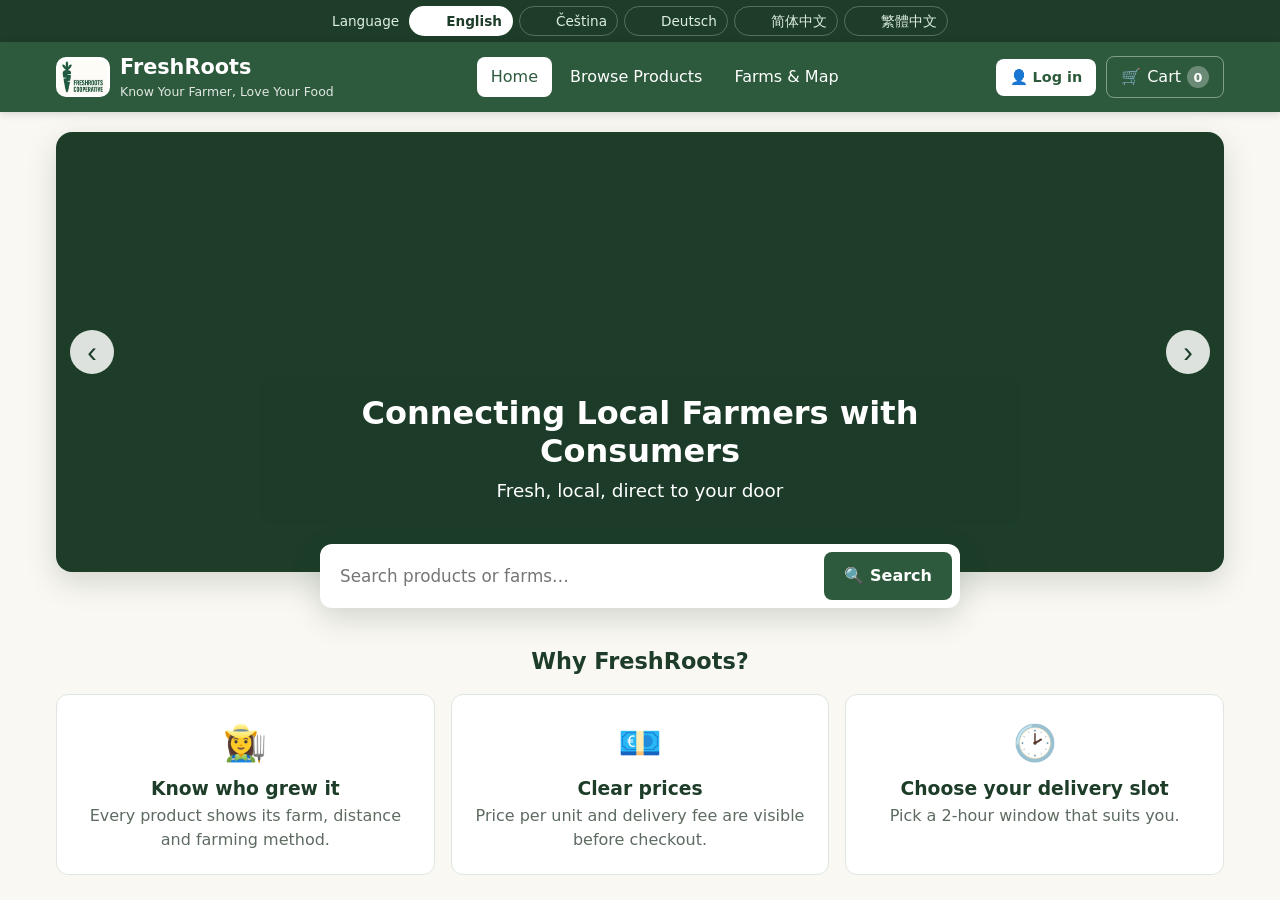
<file: index.html>
<!doctype html>
<html lang="en">
  <head>
    <meta charset="UTF-8" />
    <meta http-equiv="refresh" content="0; url=FreshRoots_Cooperative.html" />
    <title>FreshRoots Cooperative</title>
  </head>
  <body>
    <a href="FreshRoots_Cooperative.html">FreshRoots Cooperative</a>
  </body>
</html>
</file>
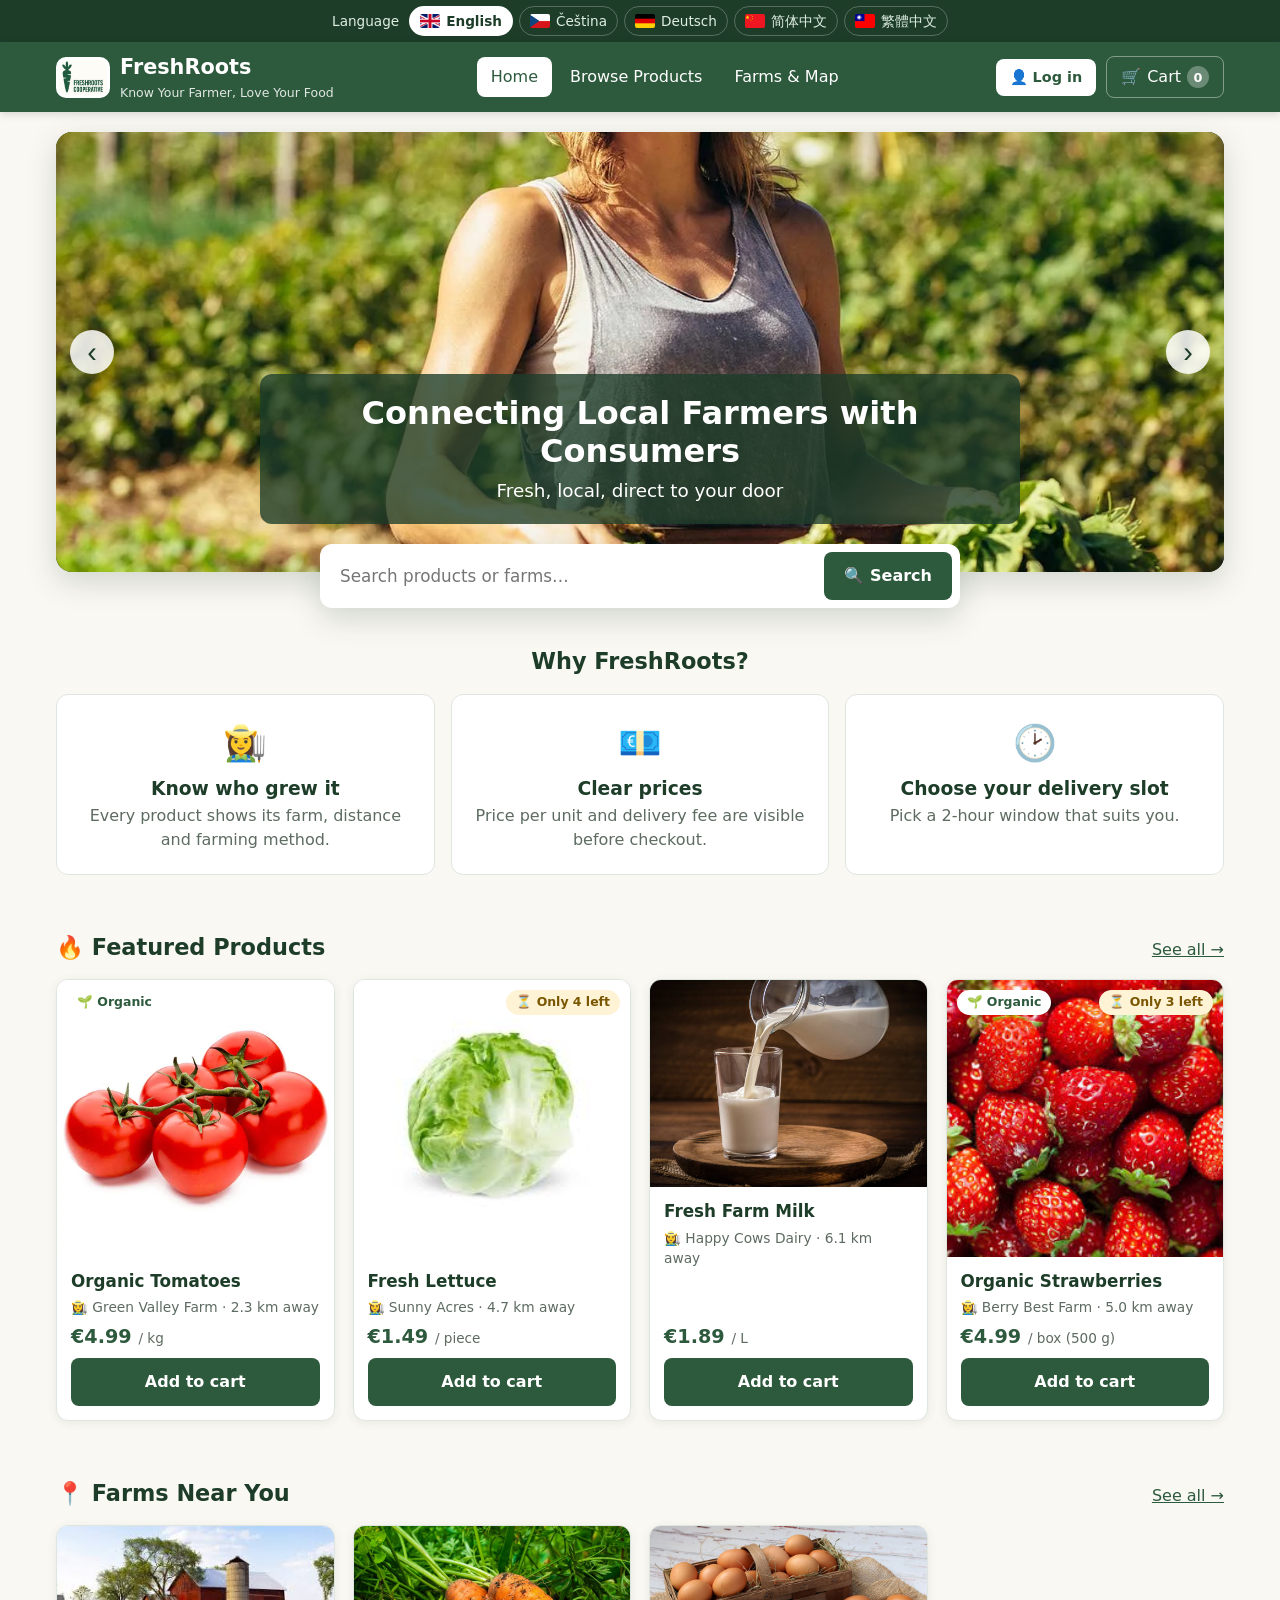
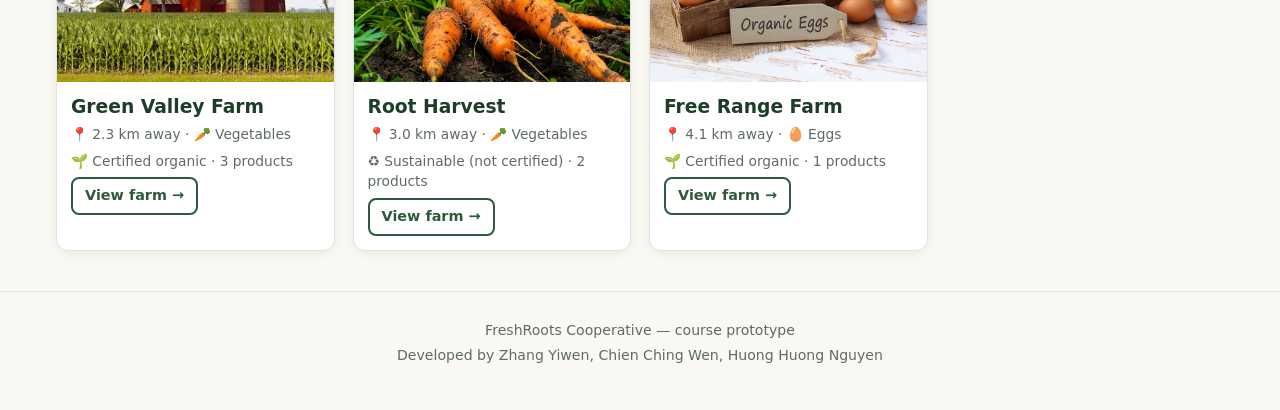
<file: FreshRoots_Cooperative.html>
<!doctype html>
<html lang="en">
  <head>
    <meta charset="UTF-8" />
    <meta name="viewport" content="width=device-width, initial-scale=1.0" />
    <title>FreshRoots Cooperative</title>
    <link rel="icon" href="img/logo.png" />
    <link rel="stylesheet" href="style.css" />
  </head>
  <body>
    <a class="skip-link" href="#view">Skip to content</a>

    <!-- Language bar: all five languages always visible (usability problem P4) -->
    <div class="lang-bar" id="lang-bar" role="group" aria-label="Language"></div>

    <header class="site-header">
      <div class="header-inner">
        <a class="brand" href="#/home">
          <img src="img/logo.png" alt="" />
          <span class="brand-text">
            <strong>FreshRoots</strong>
            <small data-i18n="slogan">Know Your Farmer, Love Your Food</small>
          </span>
        </a>

        <nav class="main-nav" aria-label="Main">
          <a href="#/home" data-route="home" data-i18n="nav_home">Home</a>
          <a href="#/browse" data-route="browse" data-i18n="nav_browse">Browse Products</a>
          <a href="#/map" data-route="map" data-i18n="nav_map">Farms &amp; Map</a>
        </nav>

        <div class="header-actions">
          <div id="account-slot"></div>
          <a href="#/cart" class="cart-link" data-route="cart">
            <span aria-hidden="true">🛒</span>
            <span data-i18n="nav_cart">Cart</span>
            <span class="cart-badge" id="cart-badge">0</span>
          </a>
        </div>
      </div>
    </header>

    <main id="view" tabindex="-1"></main>

    <footer class="site-footer">
      <p data-i18n="footer_note">FreshRoots Cooperative — course prototype</p>
      <p><span data-i18n="footer_dev">Developed by</span> Zhang Yiwen, Chien Ching Wen, Huong Huong Nguyen</p>
    </footer>

    <div class="toast-wrap" id="toasts" aria-live="polite" aria-atomic="false"></div>
    <div class="modal-backdrop" id="modal" hidden></div>

    <script src="i18n.js"></script>
    <script src="data.js"></script>
    <script src="script.js"></script>
  </body>
</html>
</file>
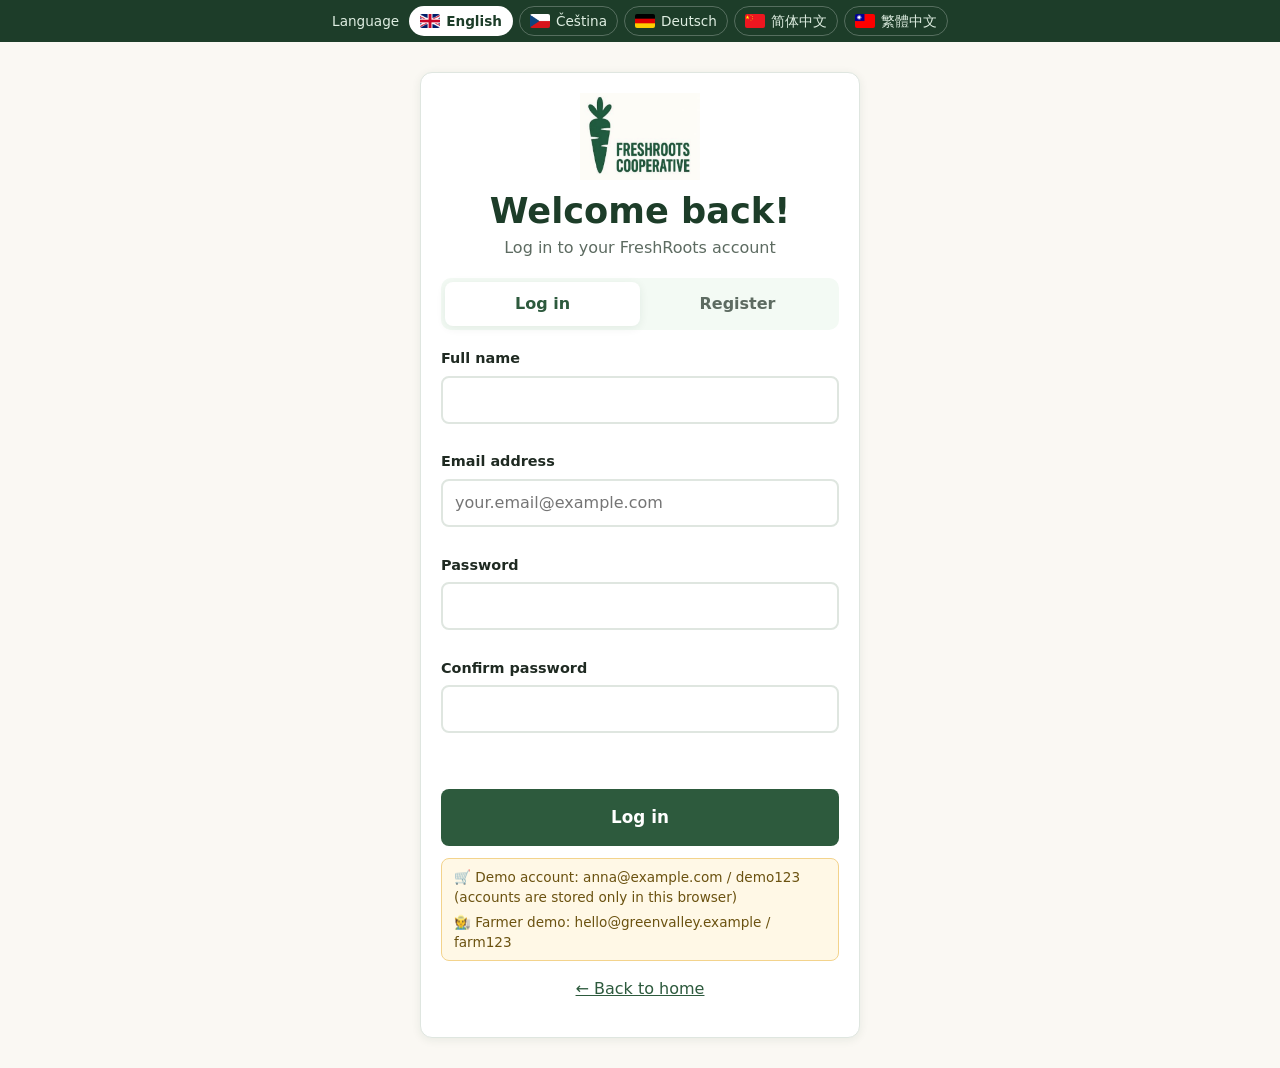
<file: login.html>
<!doctype html>
<html lang="en">
  <head>
    <meta charset="UTF-8" />
    <meta name="viewport" content="width=device-width, initial-scale=1.0" />
    <title>Log in — FreshRoots Cooperative</title>
    <link rel="icon" href="img/logo.png" />
    <link rel="stylesheet" href="style.css" />
  </head>
  <body class="auth-page">
    <div class="lang-bar" id="lang-bar" role="group" aria-label="Language"></div>

    <div class="auth-wrap">
      <div class="auth-card card">
        <img class="brand-logo" src="img/logo.png" alt="FreshRoots" />
        <h1 id="auth-title"></h1>
        <p class="sub" id="auth-sub"></p>

        <div class="tabs" role="tablist">
          <button type="button" role="tab" id="tab-login" data-mode="login" data-i18n="tab_login">Log in</button>
          <button type="button" role="tab" id="tab-register" data-mode="register" data-i18n="tab_register">Register</button>
        </div>

        <form class="auth-form" id="auth-form" novalidate>
          <label class="field" id="row-name" hidden>
            <span class="field-label" data-i18n="f_name">Full name</span>
            <input type="text" id="f-name" autocomplete="name" />
            <small class="err" id="e-name"></small>
          </label>
          <label class="field">
            <span class="field-label" data-i18n="f_email">Email address</span>
            <input type="email" id="f-email" autocomplete="email" placeholder="your.email@example.com" />
            <small class="err" id="e-email"></small>
          </label>
          <label class="field">
            <span class="field-label" data-i18n="f_password">Password</span>
            <input type="password" id="f-pw" autocomplete="current-password" />
            <small class="err" id="e-pw"></small>
          </label>
          <label class="field" id="row-pw2" hidden>
            <span class="field-label" data-i18n="f_password2">Confirm password</span>
            <input type="password" id="f-pw2" autocomplete="new-password" />
            <small class="err" id="e-pw2"></small>
          </label>
          <p class="err" id="e-form" role="alert"></p>
          <button type="submit" class="btn btn-primary btn-block btn-lg" id="submit-btn"></button>
          <div class="hint" id="demo-hint">
            <div id="hint-customer"></div>
            <div id="hint-farmer"></div>
          </div>
        </form>

        <p class="auth-back"><a href="FreshRoots_Cooperative.html#/home" data-i18n="back_home_link">← Back to home</a></p>
      </div>
    </div>

    <script src="i18n.js"></script>
    <script src="data.js"></script>
    <script>
      "use strict";
      ensureDemoData();
      const DEMO = DEMO_CUSTOMER;
      const DEMO_FARM = FARMS[0];
      let users = FRStore.get("fr_users", []);

      let mode = location.hash === "#register" ? "register" : "login";
      const $ = (s) => document.querySelector(s);

      function paint() {
        const reg = mode === "register";
        $("#auth-title").textContent = t(reg ? "register_title" : "login_title");
        $("#auth-sub").textContent = t(reg ? "register_sub" : "login_sub");
        $("#submit-btn").textContent = t(reg ? "btn_register" : "btn_login");
        $("#row-name").hidden = !reg;
        $("#row-pw2").hidden = !reg;
        $("#f-pw").autocomplete = reg ? "new-password" : "current-password";
        $("#hint-customer").textContent = "🛒 " + t("demo_hint", { email: DEMO.email, pw: DEMO.pw });
        $("#hint-farmer").textContent = "🧑‍🌾 " + t("demo_hint_farmer", { email: DEMO_FARM.email, pw: FARMER_PW });
        $("#demo-hint").hidden = reg;
        ["#tab-login", "#tab-register"].forEach((sel) => {
          const on = $(sel).dataset.mode === mode;
          $(sel).classList.toggle("active", on);
          $(sel).setAttribute("aria-selected", on);
        });
        document.title = t(reg ? "register_title" : "login_title") + " — FreshRoots";
      }

      function clearErrors() {
        document.querySelectorAll(".err").forEach((e) => (e.textContent = ""));
        document.querySelectorAll("input").forEach((i) => i.removeAttribute("aria-invalid"));
      }
      function fail(inputSel, errSel, key) {
        $(errSel).textContent = t(key);
        if (inputSel) $(inputSel).setAttribute("aria-invalid", "true");
        return false;
      }

      document.querySelector(".tabs").addEventListener("click", (e) => {
        const b = e.target.closest("button[data-mode]");
        if (!b) return;
        mode = b.dataset.mode;
        clearErrors();
        paint();
      });

      $("#auth-form").addEventListener("submit", (e) => {
        e.preventDefault();
        clearErrors();
        const name = $("#f-name").value.trim();
        const email = $("#f-email").value.trim().toLowerCase();
        const pw = $("#f-pw").value;
        let ok = true;

        if (mode === "register" && !name) ok = fail("#f-name", "#e-name", "err_required");
        if (!email) ok = fail("#f-email", "#e-email", "err_required");
        else if (!/^[^\s@]+@[^\s@]+\.[^\s@]{2,}$/.test(email)) ok = fail("#f-email", "#e-email", "err_email");
        if (!pw) ok = fail("#f-pw", "#e-pw", "err_required");
        else if (mode === "register" && pw.length < 6) ok = fail("#f-pw", "#e-pw", "err_pw_short");
        if (mode === "register" && pw && $("#f-pw2").value !== pw) ok = fail("#f-pw2", "#e-pw2", "err_pw_match");
        if (!ok) {
          const bad = document.querySelector('input[aria-invalid="true"]');
          if (bad) bad.focus();
          return;
        }

        users = FRStore.get("fr_users", []);
        let user;
        const farmer = farmerAccount(email);
        if (mode === "login") {
          if (farmer && pw === FARMER_PW) {
            FRStore.set("fr_user", farmer);
            FRStore.set("fr_flash", "login_ok");
            location.href = "FreshRoots_Cooperative.html#/farmer";
            return;
          }
          user = users.find((u) => u.email === email && u.pw === pw);
          if (!user) return fail(null, "#e-form", "err_login");
        } else {
          if (farmer || users.some((u) => u.email === email)) return fail("#f-email", "#e-email", "err_exists");
          user = { name, email, pw, role: "customer", profile: {} }; // demo only: never store plain passwords in a real app
          users.push(user);
          FRStore.set("fr_users", users);
        }
        FRStore.set("fr_user", { name: user.name, email: user.email, role: "customer" });
        FRStore.set("fr_flash", "login_ok");
        location.href = "FreshRoots_Cooperative.html#/home";
      });

      initLangPicker(document.getElementById("lang-bar"));
      applyI18n();
      paint();
      document.addEventListener("langchange", () => {
        paint();
        // re-translate any visible error messages by re-validating is overkill; just clear them
        clearErrors();
      });
    </script>
  </body>
</html>
</file>
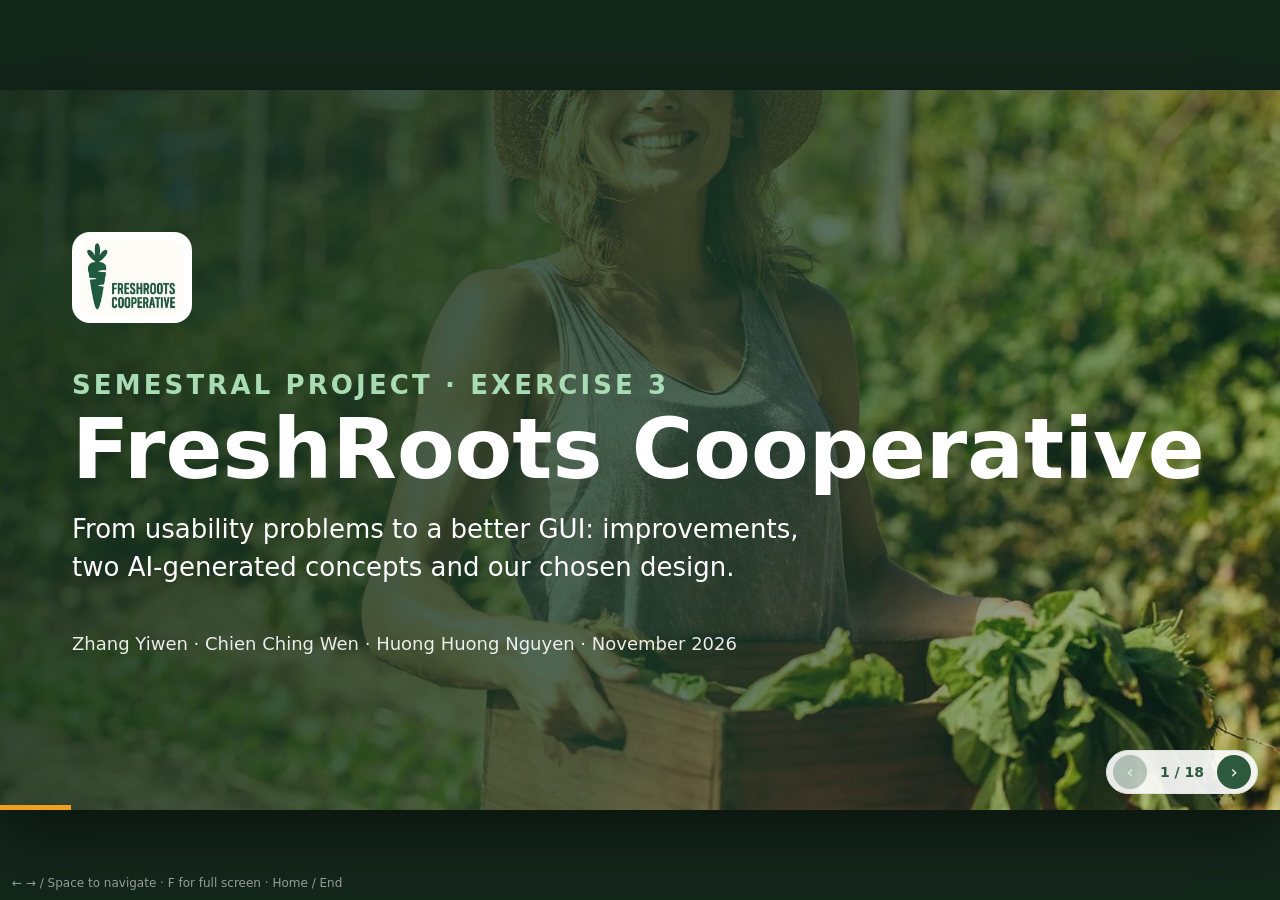
<file: presentation.html>
<!doctype html>
<html lang="en">
  <head>
    <meta charset="UTF-8" />
    <meta name="viewport" content="width=device-width, initial-scale=1.0" />
    <title>FreshRoots — Task 3</title>
    <link rel="icon" href="img/logo.png" />
    <style>
      :root {
        --g9: #1d3d29;
        --g8: #2d5a3d;
        --g6: #4a8c5f;
        --g1: #e8f5e9;
        --g0: #f3faf4;
        --cream: #faf8f3;
        --ink: #1f2a22;
        --muted: #5d6b61;
        --line: #dfe6e0;
        --amber: #f0a020;
        --red: #d64545;
        --font: "Segoe UI", system-ui, -apple-system, "Helvetica Neue", Arial, sans-serif;
      }
      * {
        box-sizing: border-box;
      }
      html,
      body {
        margin: 0;
        height: 100%;
        overflow: hidden;
        background: #13261a;
        font-family: var(--font);
        color: var(--ink);
      }
      #stage {
        position: absolute;
        left: 50%;
        top: 50%;
        width: 1280px;
        height: 720px;
        transform-origin: center center;
        background: var(--cream);
        overflow: hidden;
        box-shadow: 0 20px 60px rgba(0, 0, 0, 0.5);
      }
      .slide {
        position: absolute;
        inset: 0;
        padding: 56px 72px 70px;
        opacity: 0;
        visibility: hidden;
        transform: translateX(40px);
        transition: opacity 0.45s ease, transform 0.45s ease, visibility 0s 0.45s;
        display: flex;
        flex-direction: column;
      }
      .slide.active {
        opacity: 1;
        visibility: visible;
        transform: none;
        transition: opacity 0.45s ease, transform 0.45s ease;
      }
      .slide.past {
        transform: translateX(-40px);
      }
      .kicker {
        font-size: 15px;
        font-weight: 700;
        letter-spacing: 0.12em;
        text-transform: uppercase;
        color: var(--g6);
        margin: 0 0 6px;
      }
      h1 {
        font-size: 64px;
        line-height: 1.05;
        margin: 0;
        color: var(--g9);
      }
      h2 {
        font-size: 40px;
        line-height: 1.1;
        margin: 0 0 22px;
        color: var(--g9);
      }
      h3 {
        margin: 0 0 6px;
        color: var(--g9);
        font-size: 21px;
      }
      p,
      li {
        font-size: 19px;
        line-height: 1.45;
      }
      .muted {
        color: var(--muted);
      }
      .grow {
        flex: 1;
        min-height: 0;
      }
      .row {
        display: flex;
        gap: 24px;
      }
      .grid2 {
        display: grid;
        grid-template-columns: 1fr 1fr;
        gap: 24px;
      }
      .grid3 {
        display: grid;
        grid-template-columns: repeat(3, 1fr);
        gap: 22px;
      }
      .card {
        background: #fff;
        border: 1px solid var(--line);
        border-radius: 16px;
        padding: 22px;
        box-shadow: 0 2px 10px rgba(29, 61, 41, 0.07);
      }
      .pill {
        display: inline-block;
        padding: 3px 12px;
        border-radius: 999px;
        font-size: 14px;
        font-weight: 700;
        background: var(--g1);
        color: var(--g8);
      }
      .draft {
        position: absolute;
        top: 22px;
        right: 28px;
        background: #fff3d6;
        color: #7a5600;
        border: 1px dashed #d9a520;
        font-size: 13px;
        font-weight: 700;
        padding: 4px 12px;
        border-radius: 999px;
      }
      .footer-note {
        position: absolute;
        left: 72px;
        bottom: 22px;
        font-size: 13px;
        color: var(--muted);
      }
      button {
        font: inherit;
        cursor: pointer;
      }
      .btn {
        border: 2px solid var(--g8);
        background: #fff;
        color: var(--g8);
        border-radius: 10px;
        padding: 9px 16px;
        font-weight: 700;
        font-size: 16px;
        text-decoration: none;
        display: inline-block;
      }
      .btn.primary,
      .btn.on {
        background: var(--g8);
        color: #fff;
      }

      /* title slide */
      .title-slide {
        background: linear-gradient(110deg, rgba(20, 45, 28, 0.92) 0%, rgba(29, 61, 41, 0.75) 55%, rgba(29, 61, 41, 0.2) 100%),
          url("img/farmer_org.jpg") center/cover;
        color: #fff;
        justify-content: center;
      }
      .title-slide h1 {
        color: #fff;
        font-size: 84px;
      }
      .title-slide .kicker {
        color: #a9dcb4;
      }
      .title-slide p {
        font-size: 26px;
        max-width: 760px;
        margin: 18px 0 0;
      }
      .title-slide .team {
        margin-top: 46px;
        font-size: 18px;
        opacity: 0.9;
      }
      .title-slide img.logo {
        width: 120px;
        background: #fff;
        border-radius: 18px;
        padding: 8px;
        margin-bottom: 26px;
      }

      /* timeline */
      .timeline {
        display: grid;
        grid-template-columns: repeat(6, 1fr);
        gap: 12px;
        margin-top: 14px;
      }
      .tl {
        border-radius: 14px;
        padding: 18px 16px;
        background: #fff;
        border: 2px solid var(--line);
        position: relative;
      }
      .tl b {
        display: block;
        font-size: 32px;
        color: var(--g6);
      }
      .tl span {
        font-size: 16px;
        line-height: 1.35;
        display: block;
      }
      .tl.done {
        background: var(--g0);
        border-color: var(--g6);
      }
      .tl.done::after {
        content: "✓ done";
        position: absolute;
        top: 12px;
        right: 12px;
        font-size: 13px;
        font-weight: 700;
        color: var(--g6);
      }
      .tl.now {
        background: var(--g8);
        border-color: var(--g8);
        color: #fff;
        transform: translateY(-8px);
        box-shadow: 0 10px 24px rgba(29, 61, 41, 0.3);
      }
      .tl.now b {
        color: #a9dcb4;
      }
      .tl.now::after {
        content: "● today";
        position: absolute;
        top: 12px;
        right: 12px;
        font-size: 13px;
        font-weight: 700;
        color: var(--amber);
      }
      .tl.started::after {
        content: "◐ started";
        position: absolute;
        top: 12px;
        right: 12px;
        font-size: 13px;
        font-weight: 700;
        color: var(--amber);
      }

      .stat {
        text-align: center;
      }
      .stat b {
        display: block;
        font-size: 54px;
        color: var(--g8);
        line-height: 1;
      }
      .stat span {
        font-size: 16px;
        color: var(--muted);
      }

      /* personas */
      .persona {
        display: flex;
        flex-direction: column;
        gap: 8px;
      }
      .persona .avatar {
        font-size: 54px;
        line-height: 1;
      }
      .persona .meta {
        color: var(--muted);
        font-size: 16px;
        margin: 0;
      }
      .persona dl {
        margin: 6px 0 0;
        display: grid;
        gap: 6px;
      }
      .persona dt {
        font-size: 13px;
        font-weight: 800;
        text-transform: uppercase;
        letter-spacing: 0.08em;
        color: var(--g6);
      }
      .persona dd {
        margin: 0;
        font-size: 16.5px;
        line-height: 1.4;
      }
      .quote {
        font-style: italic;
        border-left: 4px solid var(--amber);
        padding-left: 10px;
        font-size: 16.5px;
        margin: 4px 0 0;
      }

      table {
        width: 100%;
        border-collapse: collapse;
        background: #fff;
        border-radius: 14px;
        overflow: hidden;
        box-shadow: 0 2px 10px rgba(29, 61, 41, 0.07);
      }
      th,
      td {
        text-align: left;
        padding: 11px 14px;
        font-size: 16.5px;
        border-bottom: 1px solid var(--line);
        vertical-align: top;
      }
      th {
        background: var(--g8);
        color: #fff;
        font-size: 14px;
        text-transform: uppercase;
        letter-spacing: 0.06em;
      }
      .sev {
        display: inline-flex;
        gap: 3px;
      }
      .sev i {
        width: 14px;
        height: 14px;
        border-radius: 3px;
        background: var(--line);
      }
      .sev i.on {
        background: var(--red);
      }

      /* competitors */
      .comp h3 {
        display: flex;
        align-items: center;
        gap: 10px;
      }
      .comp ul {
        margin: 8px 0 0;
        padding-left: 20px;
      }
      .comp li {
        font-size: 16.5px;
        margin: 3px 0;
      }
      .plus {
        color: var(--g6);
      }
      .minus {
        color: var(--red);
      }

      /* problem → solution */
      .ps {
        display: grid;
        grid-template-columns: 380px 1fr;
        gap: 24px;
        flex: 1;
        min-height: 0;
      }
      .ps-list {
        display: grid;
        gap: 8px;
        align-content: start;
      }
      .ps-list button {
        text-align: left;
        border: 2px solid var(--line);
        background: #fff;
        border-radius: 12px;
        padding: 10px 14px;
        font-size: 16.5px;
        display: flex;
        gap: 10px;
        align-items: center;
        transition: all 0.15s;
      }
      .ps-list button b {
        background: var(--g1);
        color: var(--g8);
        border-radius: 8px;
        padding: 2px 8px;
        font-size: 14px;
      }
      .ps-list button.on {
        border-color: var(--g8);
        background: var(--g8);
        color: #fff;
      }
      .ps-list button.on b {
        background: #fff;
      }
      .ps-detail {
        display: grid;
        grid-template-rows: auto auto 1fr;
        gap: 16px;
      }
      .ps-box {
        border-radius: 16px;
        padding: 20px 24px;
      }
      .ps-box.problem {
        background: #fdecea;
        border: 2px solid #f3b6b0;
      }
      .ps-box.solution {
        background: var(--g0);
        border: 2px solid var(--g6);
      }
      .ps-box h4 {
        margin: 0 0 6px;
        font-size: 14px;
        letter-spacing: 0.1em;
        text-transform: uppercase;
      }
      .ps-box p {
        margin: 0;
        font-size: 20px;
      }
      .ps-foot {
        display: flex;
        align-items: end;
        justify-content: space-between;
        gap: 14px;
      }
      .ps-foot .muted {
        font-size: 16px;
        margin: 0;
      }

      /* use case flow */
      .flow-toggle {
        display: flex;
        gap: 10px;
        margin-bottom: 18px;
      }
      .flows {
        display: grid;
        grid-template-columns: 1fr 1fr;
        gap: 30px;
      }
      .flow h3 {
        display: flex;
        justify-content: space-between;
        align-items: baseline;
      }
      .flow h3 em {
        font-style: normal;
        font-size: 44px;
        color: var(--red);
      }
      .flow.ours h3 em {
        color: var(--g6);
      }
      .flow ol {
        list-style: none;
        padding: 0;
        margin: 0;
        display: grid;
        gap: 6px;
      }
      .flow li {
        font-size: 16.5px;
        background: #fff;
        border: 1px solid var(--line);
        border-left: 5px solid var(--red);
        padding: 7px 12px;
        border-radius: 8px;
        opacity: 0;
        transform: translateY(8px);
        transition: all 0.3s;
      }
      .flow.ours li {
        border-left-color: var(--g6);
      }
      .flow li.pain {
        background: #fff4f2;
      }
      .flow li.show {
        opacity: 1;
        transform: none;
      }

      /* prompts */
      pre {
        white-space: pre-wrap;
        background: #1f2a22;
        color: #e6f2e8;
        border-radius: 12px;
        padding: 16px 18px;
        font-size: 14.5px;
        line-height: 1.45;
        margin: 8px 0 0;
        font-family: Consolas, "Cascadia Mono", monospace;
      }
      .steps {
        display: flex;
        gap: 10px;
        align-items: center;
        margin-bottom: 22px;
        flex-wrap: wrap;
      }
      .steps span {
        background: #fff;
        border: 2px solid var(--g6);
        border-radius: 999px;
        padding: 6px 14px;
        font-weight: 700;
        font-size: 15px;
        color: var(--g8);
      }
      .steps i {
        color: var(--g6);
        font-style: normal;
        font-weight: 800;
      }

      /* mockups */
      .gui {
        display: grid;
        grid-template-columns: 1.35fr 1fr;
        gap: 26px;
        flex: 1;
        min-height: 0;
      }
      .mock {
        border-radius: 14px;
        overflow: hidden;
        border: 1px solid #c9d3cc;
        background: #fff;
        box-shadow: 0 14px 34px rgba(29, 61, 41, 0.18);
        display: flex;
        flex-direction: column;
        font-size: 11px;
        height: 430px;
      }
      .mock[hidden] {
        display: none;
      }
      .mock .bar {
        background: #e9ecea;
        padding: 6px 10px;
        display: flex;
        gap: 5px;
      }
      .mock .bar i {
        width: 9px;
        height: 9px;
        border-radius: 50%;
        background: #c4ccc6;
      }
      .mock .hdr {
        background: var(--g8);
        color: #fff;
        padding: 8px 12px;
        display: flex;
        justify-content: space-between;
        align-items: center;
        font-weight: 700;
      }
      .mock .hdr small {
        font-weight: 400;
        opacity: 0.85;
      }
      .mock .body {
        flex: 1;
        padding: 10px;
        display: grid;
        gap: 8px;
        min-height: 0;
      }
      .m-search {
        border: 1px solid var(--line);
        border-radius: 6px;
        padding: 6px 8px;
        color: #8a958d;
        background: #fff;
      }
      .m-chips {
        display: flex;
        gap: 4px;
        flex-wrap: wrap;
      }
      .m-chips span {
        border: 1px solid var(--g8);
        border-radius: 99px;
        padding: 2px 8px;
        color: var(--g8);
      }
      .m-chips span.on {
        background: var(--g8);
        color: #fff;
      }
      .m-hero {
        height: 70px;
        border-radius: 8px;
        background: linear-gradient(rgba(29, 61, 41, 0.35), rgba(29, 61, 41, 0.55)), url("img/organic.jpg") center/cover;
        color: #fff;
        display: grid;
        place-items: center;
        font-weight: 800;
        font-size: 14px;
      }
      .m-grid {
        display: grid;
        grid-template-columns: repeat(4, 1fr);
        gap: 6px;
      }
      .m-card {
        border: 1px solid var(--line);
        border-radius: 6px;
        overflow: hidden;
        background: #fff;
      }
      .m-card img {
        width: 100%;
        height: 52px;
        object-fit: cover;
        display: block;
      }
      .m-card div {
        padding: 4px 5px;
        line-height: 1.3;
      }
      .m-card .f {
        color: var(--muted);
        font-size: 9.5px;
      }
      .m-card .p {
        font-weight: 800;
        color: var(--g8);
      }
      .m-card .b {
        background: var(--g8);
        color: #fff;
        text-align: center;
        border-radius: 4px;
        margin-top: 3px;
        padding: 2px;
      }
      .m-split {
        display: grid;
        grid-template-columns: 1.7fr 1fr;
        gap: 8px;
        min-height: 0;
      }
      .m-map {
        border-radius: 8px;
        background: #eaf2e3;
        position: relative;
        overflow: hidden;
        min-height: 260px;
      }
      .m-map::before {
        content: "";
        position: absolute;
        left: -10%;
        right: -10%;
        top: 45%;
        height: 16px;
        background: #9cc8e8;
        transform: rotate(-12deg);
        border-radius: 8px;
      }
      .m-ring {
        position: absolute;
        border: 2px dashed var(--g6);
        border-radius: 50%;
        left: 50%;
        top: 50%;
        transform: translate(-50%, -50%);
      }
      .m-pin {
        position: absolute;
        font-size: 16px;
      }
      .m-list {
        display: grid;
        gap: 6px;
        align-content: start;
      }
      .m-farm {
        border: 1px solid var(--line);
        border-radius: 6px;
        padding: 5px;
        display: flex;
        gap: 6px;
        align-items: center;
      }
      .m-farm img {
        width: 36px;
        height: 30px;
        object-fit: cover;
        border-radius: 4px;
      }
      .m-farm.on {
        border-color: var(--g8);
        background: var(--g0);
      }
      .m-cart {
        border: 1px solid var(--g8);
        border-radius: 6px;
        padding: 6px;
        background: var(--g0);
      }
      .m-cart .barx {
        height: 5px;
        background: var(--g1);
        border-radius: 3px;
        overflow: hidden;
        margin: 4px 0;
      }
      .m-cart .barx i {
        display: block;
        width: 62%;
        height: 100%;
        background: var(--g6);
      }
      .gui-side {
        display: flex;
        flex-direction: column;
        gap: 14px;
      }
      .gui-side ul {
        margin: 0;
        padding-left: 0;
        list-style: none;
        display: grid;
        gap: 6px;
      }
      .gui-side li {
        font-size: 17px;
      }
      .ab-toggle {
        display: flex;
        gap: 8px;
      }

      /* evaluation */
      .eval {
        display: grid;
        grid-template-columns: 1fr 330px;
        gap: 26px;
        flex: 1;
        min-height: 0;
      }
      .eval td input[type="range"] {
        width: 110px;
        accent-color: var(--g8);
        vertical-align: middle;
      }
      .eval td.w {
        white-space: nowrap;
      }
      .eval td.w output {
        display: inline-block;
        width: 18px;
        text-align: center;
        font-weight: 800;
      }
      .score {
        font-weight: 800;
        text-align: center;
      }
      .score.win {
        color: var(--g6);
      }
      .totals {
        display: grid;
        gap: 18px;
        align-content: start;
      }
      .tbar {
        display: grid;
        gap: 6px;
      }
      .tbar .track {
        height: 30px;
        background: var(--line);
        border-radius: 8px;
        overflow: hidden;
      }
      .tbar .fill {
        height: 100%;
        background: #9aa69d;
        border-radius: 8px;
        transition: width 0.4s;
        display: flex;
        align-items: center;
        justify-content: flex-end;
        padding-right: 10px;
        color: #fff;
        font-weight: 800;
      }
      .tbar.win .fill {
        background: var(--g8);
      }
      .verdict {
        font-size: 22px;
        font-weight: 800;
        color: var(--g8);
      }

      /* features */
      .feat {
        display: grid;
        grid-template-columns: repeat(2, 1fr);
        gap: 10px 26px;
        margin: 0;
        padding: 0;
        list-style: none;
      }
      .feat li {
        font-size: 18px;
        display: flex;
        gap: 10px;
        align-items: flex-start;
      }
      .feat li b.tag {
        flex: none;
        background: var(--g1);
        color: var(--g8);
        border-radius: 6px;
        font-size: 13px;
        padding: 2px 7px;
        margin-top: 3px;
      }

      /* demo */
      .demo {
        display: grid;
        grid-template-columns: 1fr 230px;
        gap: 18px;
        flex: 1;
        min-height: 0;
      }
      .demo iframe {
        width: 100%;
        height: 100%;
        border: 1px solid #c9d3cc;
        border-radius: 12px;
        background: #fff;
        box-shadow: 0 14px 34px rgba(29, 61, 41, 0.18);
      }
      .demo-nav {
        display: grid;
        gap: 8px;
        align-content: start;
      }
      .demo-nav button {
        text-align: left;
        border: 2px solid var(--line);
        background: #fff;
        border-radius: 10px;
        padding: 7px 11px;
        font-size: 14.5px;
      }
      .demo-nav button.on {
        border-color: var(--g8);
        background: var(--g8);
        color: #fff;
      }

      /* end */
      .end-slide {
        background: linear-gradient(rgba(20, 45, 28, 0.82), rgba(20, 45, 28, 0.88)), url("img/organic.jpg") center/cover;
        color: #fff;
        justify-content: center;
        align-items: center;
        text-align: center;
      }
      .end-slide h1 {
        color: #fff;
        font-size: 96px;
      }
      .end-slide p {
        font-size: 24px;
        opacity: 0.9;
      }

      /* two-sided loop */
      .loop-steps {
        display: grid;
        grid-template-columns: repeat(6, 1fr);
        gap: 10px;
        margin-bottom: 16px;
      }
      .loop-steps button {
        position: relative;
        border: 2px solid var(--line);
        background: #fff;
        border-radius: 14px;
        padding: 12px 8px 10px;
        font-size: 14.5px;
        font-weight: 700;
        color: var(--g9);
        display: grid;
        gap: 4px;
        justify-items: center;
        transition: all 0.15s;
      }
      .loop-steps button span {
        font-size: 30px;
      }
      .loop-steps button small {
        font-size: 12px;
        font-weight: 800;
        letter-spacing: 0.08em;
        text-transform: uppercase;
      }
      .loop-steps button.cust small {
        color: #2a5ea8;
      }
      .loop-steps button.farm small {
        color: #a86b00;
      }
      .loop-steps button:not(:last-child)::after {
        content: "→";
        position: absolute;
        right: -12px;
        top: 50%;
        transform: translateY(-50%);
        color: var(--g6);
        font-weight: 900;
        z-index: 1;
      }
      .loop-steps button.on {
        border-color: var(--g8);
        background: var(--g8);
        color: #fff;
        transform: translateY(-4px);
        box-shadow: 0 8px 18px rgba(29, 61, 41, 0.25);
      }
      .loop-steps button.on small {
        color: #ffd27a;
      }
      .loop-detail {
        display: grid;
        grid-template-columns: 70px 1fr auto;
        gap: 18px;
        align-items: center;
      }
      .loop-detail .big-ic {
        font-size: 52px;
        text-align: center;
      }
      .loop-detail p {
        margin: 4px 0 0;
      }
      .two-col-feat {
        display: grid;
        grid-template-columns: 1fr 1fr;
        gap: 22px;
        flex: 1;
        min-height: 0;
      }
      .two-col-feat ul {
        margin: 6px 0 0;
        padding-left: 0;
        list-style: none;
        display: grid;
        gap: 12px;
      }
      .two-col-feat li {
        font-size: 19px;
        line-height: 1.4;
      }
      .two-col-feat .card h3 {
        font-size: 23px;
      }
      .login-strip {
        display: flex;
        gap: 14px;
        align-items: center;
        flex-wrap: wrap;
        margin-top: 16px;
      }
      .login-strip code {
        background: #1f2a22;
        color: #e6f2e8;
        padding: 4px 10px;
        border-radius: 8px;
        font-size: 15px;
      }

      /* chrome */
      #progress {
        position: absolute;
        left: 0;
        bottom: 0;
        height: 5px;
        background: var(--amber);
        transition: width 0.35s;
        z-index: 5;
      }
      #controls {
        position: absolute;
        right: 22px;
        bottom: 16px;
        display: flex;
        align-items: center;
        gap: 8px;
        z-index: 6;
        background: rgba(255, 255, 255, 0.9);
        border: 1px solid var(--line);
        border-radius: 999px;
        padding: 4px 6px;
      }
      #controls button {
        width: 34px;
        height: 34px;
        border-radius: 50%;
        border: none;
        background: var(--g8);
        color: #fff;
        font-size: 18px;
        line-height: 1;
      }
      #controls button:disabled {
        opacity: 0.3;
        cursor: default;
      }
      #counter {
        font-size: 14px;
        font-weight: 700;
        color: var(--g8);
        min-width: 54px;
        text-align: center;
      }
      #help {
        position: fixed;
        left: 12px;
        bottom: 10px;
        color: rgba(255, 255, 255, 0.55);
        font-size: 12px;
      }
      :focus-visible {
        outline: 3px solid var(--amber);
        outline-offset: 2px;
      }
    </style>
  </head>
  <body>
    <div id="stage">
      <!-- 1 · TITLE -->
      <section class="slide title-slide" data-title="Title">
        <img class="logo" src="img/logo.png" alt="FreshRoots logo" />
        <p class="kicker">Semestral project · Exercise 3</p>
        <h1>FreshRoots Cooperative</h1>
        <p>From usability problems to a better GUI: improvements, two AI-generated concepts and our chosen design.</p>
        <div class="team">Zhang Yiwen · Chien Ching Wen · Huong Huong Nguyen · November 2026</div>
      </section>

      <!-- 2 · WHERE WE ARE -->
      <section class="slide" data-title="Progress">
        <p class="kicker">Where we are</p>
        <h2>Six milestones. Today we present exercise 3.</h2>
        <div class="timeline">
          <div class="tl done"><b>1</b><span>Team, topic and fictional company</span></div>
          <div class="tl done"><b>2</b><span>Competitors, personas, use cases and usability study</span></div>
          <div class="tl now"><b>3</b><span>Improve use cases and compare 2 AI-generated GUIs</span></div>
          <div class="tl started"><b>4</b><span>Working prototype: shop, account and farmer portal</span></div>
          <div class="tl"><b>5</b><span>Continue the prototype and test it with users</span></div>
          <div class="tl"><b>6</b><span>Finish the study and get credit</span></div>
        </div>
        <div class="grow"></div>
        <div class="card" style="display: flex; gap: 22px; align-items: center">
          <span style="font-size: 44px">🎯</span>
          <p style="margin: 0">
            <b>Goal of this exercise:</b> take the problems we found in competitor apps, design fixes, generate two GUI concepts with
            AI, pick the better one, and show it working in a real prototype.
          </p>
        </div>
      </section>

      <!-- 3 · COMPANY -->
      <section class="slide" data-title="Company">
        <p class="kicker">Recap · Exercise 1</p>
        <h2>FreshRoots Cooperative: “Know your farmer, love your food”</h2>
        <div class="grid2 grow">
          <div class="card">
            <h3>🏡 The company (fictional)</h3>
            <p>A cooperative of family farms around Prague. The farms produce vegetables, fruit, dairy, eggs and bread, but they have no shared online sales channel.</p>
            <h3 style="margin-top: 16px">💻 The product they want</h3>
            <p>
              A <b>web marketplace</b> where people living in the city can see <b>who grows their food and how far away the farm is</b>,
              buy from several farms in one order, and choose a delivery time.
            </p>
          </div>
          <div class="card" style="display: grid; grid-template-columns: 1fr 1fr; gap: 20px; align-content: center">
            <div class="stat"><b>7</b><span>partner farms in the demo</span></div>
            <div class="stat"><b>&lt;10 km</b><span>delivery radius</span></div>
            <div class="stat"><b>5</b><span>UI languages: EN, CS, DE, 简体, 繁體</span></div>
            <div class="stat"><b>3</b><span>delivery windows per day</span></div>
          </div>
        </div>
      </section>

      <!-- 4 · PERSONAS -->
      <section class="slide" data-title="Personas">
        <span class="draft">Draft: replace with your Exercise 2 personas</span>
        <p class="kicker">Recap · Exercise 2</p>
        <h2>Who we design for</h2>
        <div class="grid3 grow">
          <div class="card persona">
            <span class="avatar">👩‍💼</span>
            <h3>Anna, 34</h3>
            <p class="meta">Project manager · mother of two · Prague 6</p>
            <dl>
              <dt>Goal</dt>
              <dd>Order fresh food for the week in under 5 minutes, on her phone, in the evening</dd>
              <dt>Frustration</dt>
              <dd>Delivery fees that show up only at checkout; delivery times that don't fit her schedule</dd>
            </dl>
            <p class="quote">“I just want to know what it costs and when it arrives.”</p>
          </div>
          <div class="card persona">
            <span class="avatar">👴</span>
            <h3>Martin, 67</h3>
            <p class="meta">Retired teacher · cooks every day · desktop user</p>
            <dl>
              <dt>Goal</dt>
              <dd>Buy from farmers he can trust, and ask them questions</dd>
              <dt>Frustration</dt>
              <dd>Small text, cluttered pages, can't tell where the food comes from</dd>
            </dl>
            <p class="quote">“Supermarket ‘local’ labels mean nothing to me.”</p>
          </div>
          <div class="card persona">
            <span class="avatar">🧑‍🎓</span>
            <h3>Lin, 23</h3>
            <p class="meta">International student from Taiwan · limited budget</p>
            <dl>
              <dt>Goal</dt>
              <dd>Buy cheap, fresh vegetables near her dorm</dd>
              <dt>Frustration</dt>
              <dd>Local farm sites are in Czech only, so she can't compare prices or units</dd>
            </dl>
            <p class="quote">“I end up translating every page with my phone camera.”</p>
          </div>
        </div>
      </section>

      <!-- 5 · USE CASES -->
      <section class="slide" data-title="Use cases">
        <p class="kicker">Recap · Exercise 2</p>
        <h2>Key use cases</h2>
        <table>
          <thead>
            <tr><th>#</th><th>Use case</th><th>Main persona</th><th>Success means…</th></tr>
          </thead>
          <tbody>
            <tr><td><b>UC1</b></td><td>Find local products by category and distance</td><td>Anna, Lin</td><td>Relevant products found in under 30 s</td></tr>
            <tr><td><b>UC2</b></td><td>Learn about a farm and contact the farmer</td><td>Martin</td><td>Farm story, method and contact on one page</td></tr>
            <tr><td><b>UC3</b></td><td>Put an order together from several farms</td><td>Anna</td><td>One cart, with a clear total and delivery fee</td></tr>
            <tr><td><b>UC4</b></td><td>Check out and choose a delivery slot</td><td>Anna</td><td>Slot chosen, order confirmed, no surprises</td></tr>
            <tr><td><b>UC5</b></td><td>Use the whole site in your own language</td><td>Lin</td><td>Every label, product and message translated</td></tr>
            <tr><td><b>UC6</b></td><td>Register / log in, see past orders</td><td>All</td><td>Order history and status in “My account”</td></tr>
            <tr><td><b>UC7</b></td><td>Farmer: manage products, prices and stock</td><td>James (farmer)</td><td>Stock change visible in the shop at once</td></tr>
            <tr><td><b>UC8</b></td><td>Farmer: handle orders and answer customers</td><td>James (farmer)</td><td>Every order has a status; no lost messages</td></tr>
          </tbody>
        </table>
      </section>

      <!-- 6 · COMPETITORS -->
      <section class="slide" data-title="Competitors">
        <span class="draft">Draft: check against your Exercise 2 study</span>
        <p class="kicker">Exercise 2 · Usability study</p>
        <h2>What we tested</h2>
        <div class="grid3">
          <div class="card comp">
            <h3>🛒 Rohlik.cz</h3>
            <p class="muted" style="margin: 0; font-size: 16px">Large online grocery store</p>
            <ul>
              <li class="plus">+ Fast checkout, clear delivery slots</li>
              <li class="minus">− Product origin and farm hard to find</li>
              <li class="minus">− Can't filter by distance or farm</li>
            </ul>
          </div>
          <div class="card comp">
            <h3>🗺️ Scuk.cz</h3>
            <p class="muted" style="margin: 0; font-size: 16px">Directory and map of local producers</p>
            <ul>
              <li class="plus">+ Shows who the producer is and where</li>
              <li class="minus">− No ordering: you leave the site to buy</li>
              <li class="minus">− Czech only, crowded map</li>
            </ul>
          </div>
          <div class="card comp">
            <h3>📱 Farm social pages</h3>
            <p class="muted" style="margin: 0; font-size: 16px">Ordering over Facebook / Instagram messages</p>
            <ul>
              <li class="plus">+ Personal, trustworthy</li>
              <li class="minus">− No cart, no prices, no confirmation</li>
              <li class="minus">− One farm = one separate order</li>
            </ul>
          </div>
        </div>
        <div class="card" style="margin-top: 22px">
          <p style="margin: 0">
            <b>Method:</b> think-aloud test with 5 tasks based on UC1–UC5 and our 3 personas, problems rated on Nielsen's severity
            scale (0–4) and linked to his 10 usability heuristics.
          </p>
        </div>
      </section>

      <!-- 7 · PROBLEMS -->
      <section class="slide" data-title="Problems">
        <span class="draft">Draft: check against your Exercise 2 study</span>
        <p class="kicker">Exercise 3 · Step 1</p>
        <h2>Main usability problems found</h2>
        <table>
          <thead>
            <tr><th>#</th><th>Problem</th><th>Seen in</th><th>Heuristic</th><th>Severity</th></tr>
          </thead>
          <tbody id="problem-table"></tbody>
        </table>
      </section>

      <!-- 8 · PROBLEM → SOLUTION (interactive) -->
      <section class="slide" data-title="Solutions">
        <p class="kicker">Exercise 3 · Step 2 · interactive</p>
        <h2>Each problem → our solution</h2>
        <div class="ps">
          <div class="ps-list" id="ps-list"></div>
          <div class="ps-detail">
            <div class="ps-box problem"><h4>❌ Problem</h4><p id="ps-problem"></p></div>
            <div class="ps-box solution"><h4>✅ FreshRoots solution</h4><p id="ps-solution"></p></div>
            <div class="ps-foot">
              <p class="muted" id="ps-meta"></p>
              <a class="btn primary" id="ps-link" target="_blank" rel="noopener">See it in the prototype ↗</a>
            </div>
          </div>
        </div>
      </section>

      <!-- 9 · USE CASE BEFORE/AFTER (interactive) -->
      <section class="slide" data-title="Improved flow">
        <span class="draft">Draft: competitor steps from your test notes</span>
        <p class="kicker">Exercise 3 · Improved use case</p>
        <h2 style="font-size: 32px; margin-bottom: 14px">UC1 + UC3 + UC4: “Buy vegetables from a farm within 5 km for Friday evening”</h2>
        <div class="flow-toggle">
          <button class="btn" data-flow="play">▶ Play comparison</button>
          <button class="btn" data-flow="reset">↺ Reset</button>
        </div>
        <div class="flows">
          <div class="flow">
            <h3>Competitors (Scuk.cz → Facebook) <em id="n-old">0</em></h3>
            <ol id="flow-old"></ol>
          </div>
          <div class="flow ours">
            <h3>FreshRoots <em id="n-new">0</em></h3>
            <ol id="flow-new"></ol>
          </div>
        </div>
      </section>

      <!-- 10 · AI PROCESS -->
      <section class="slide" data-title="AI process">
        <p class="kicker">Exercise 3 · Step 3</p>
        <h2>Generating two GUI concepts with AI</h2>
        <div class="steps">
          <span>Problems + personas</span><i>→</i><span>Design brief</span><i>→</i><span>Prompt A / Prompt B</span><i>→</i>
          <span>ChatGPT image generation</span><i>→</i><span>Compare</span><i>→</i><span>Build in HTML/CSS/JS</span>
        </div>
        <div class="grid2 grow">
          <div>
            <h3>Prompt · Version A: “Map-first”</h3>
            <pre>Desktop web UI mockup for "FreshRoots Cooperative", an online marketplace
connecting local farmers near Prague with city consumers. MAP-FIRST layout:
a large interactive map fills 60% of the screen with farm pins and 5 km /
10 km distance rings; a sidebar lists farms sorted by distance; selecting a
farm shows its products. Green #2d5a3d + cream palette, rounded cards,
clean modern typography, header with a 5-language switcher.</pre>
          </div>
          <div>
            <h3>Prompt · Version B: “Catalog-first”</h3>
            <pre>Same brand and palette. CATALOG-FIRST layout: hero banner with a big search
bar, category chips (fruit, vegetables, dairy, eggs, bakery) and a distance
filter; a product grid where EVERY card shows farm name, distance, organic
badge, price per unit and an Add-to-cart button that turns into a quantity
stepper. A cart summary shows the delivery fee and a free-delivery progress
bar. Header with a 5-language switcher.</pre>
          </div>
        </div>
      </section>

      <!-- 11 · GUI A vs B (interactive) -->
      <section class="slide" data-title="GUI A vs B">
        <p class="kicker">Exercise 3 · Two concepts · interactive</p>
        <h2 id="gui-title">Version A: Map-first</h2>
        <div class="gui">
          <div>
            <div class="mock" id="mock-a">
              <div class="bar"><i></i><i></i><i></i></div>
              <div class="hdr">🥕 FreshRoots <small>EN · CS · DE · 简 · 繁 &nbsp; 🛒 2</small></div>
              <div class="body" style="grid-template-rows: auto 1fr">
                <div class="m-search">🔍 Search farms near you…</div>
                <div class="m-split">
                  <div class="m-map">
                    <div class="m-ring" style="width: 130px; height: 130px"></div>
                    <div class="m-ring" style="width: 250px; height: 250px"></div>
                    <span class="m-pin" style="left: 49%; top: 47%">🔵</span>
                    <span class="m-pin" style="left: 58%; top: 36%">📍</span>
                    <span class="m-pin" style="left: 38%; top: 40%">📍</span>
                    <span class="m-pin" style="left: 66%; top: 58%">📍</span>
                    <span class="m-pin" style="left: 42%; top: 68%">📍</span>
                    <span class="m-pin" style="left: 48%; top: 16%">📍</span>
                  </div>
                  <div class="m-list">
                    <b>Farms by distance</b>
                    <div class="m-farm on"><img src="img/farm2.jpg" alt="" /><span><b>Green Valley</b><br />2.3 km · veg</span></div>
                    <div class="m-farm"><img src="img/carrots.jpg" alt="" /><span><b>Root Harvest</b><br />3.0 km · veg</span></div>
                    <div class="m-farm"><img src="img/eggs.jpg" alt="" /><span><b>Free Range</b><br />4.1 km · eggs</span></div>
                    <div class="m-farm"><img src="img/farm3.jpg" alt="" /><span><b>Sunny Acres</b><br />4.7 km · veg</span></div>
                    <div class="m-farm"><img src="img/organic.jpg" alt="" /><span><b>Berry Best</b><br />5.0 km · fruit</span></div>
                  </div>
                </div>
              </div>
            </div>
            <div class="mock" id="mock-b" hidden>
              <div class="bar"><i></i><i></i><i></i></div>
              <div class="hdr">🥕 FreshRoots <small>Home · Products · Farms &amp; Map &nbsp; EN · CS · DE · 简 · 繁 &nbsp; 🛒 3</small></div>
              <div class="body" style="grid-template-rows: auto auto auto 1fr">
                <div class="m-hero">Connecting Local Farmers with Consumers</div>
                <div class="m-search">🔍 Search products or farms…</div>
                <div class="m-chips">
                  <span class="on">All</span><span>🍓 Fruits</span><span>🥕 Vegetables</span><span>🥛 Dairy</span><span>🥚 Eggs</span
                  ><span>📍 &lt; 5 km</span><span>🌱 Organic</span>
                </div>
                <div style="display: grid; grid-template-columns: 1fr 120px; gap: 8px">
                  <div class="m-grid">
                    <div class="m-card"><img src="img/tomato.jpg" alt="" /><div>Organic Tomatoes<div class="f">Green Valley · 2.3 km</div><div class="p">€4.99 / kg</div><div class="b">− 2 in cart +</div></div></div>
                    <div class="m-card"><img src="img/strawberry.jpg" alt="" /><div>Strawberries<div class="f">Berry Best · 5.0 km</div><div class="p">€4.99 / box</div><div class="b">Add to cart</div></div></div>
                    <div class="m-card"><img src="img/milk.jpg" alt="" /><div>Farm Milk<div class="f">Happy Cows · 6.1 km</div><div class="p">€1.89 / L</div><div class="b">− 1 in cart +</div></div></div>
                    <div class="m-card"><img src="img/eggs.jpg" alt="" /><div>Free-Range Eggs<div class="f">Free Range · 4.1 km</div><div class="p">€3.49 / 10 pcs</div><div class="b">Add to cart</div></div></div>
                  </div>
                  <div class="m-cart">
                    <b>Your cart</b><br />Subtotal €11.87<br />Delivery €3.00
                    <div class="barx"><i></i></div>
                    <span style="font-size: 9.5px">€18.13 more → free delivery</span>
                  </div>
                </div>
              </div>
            </div>
          </div>
          <div class="gui-side">
            <div class="ab-toggle">
              <button class="btn on" data-gui="a">Version A</button>
              <button class="btn" data-gui="b">Version B</button>
            </div>
            <div id="gui-notes"></div>
          </div>
        </div>
      </section>

      <!-- 12 · EVALUATION (interactive) -->
      <section class="slide" data-title="Evaluation">
        <p class="kicker">Exercise 3 · Choosing a direction · interactive</p>
        <h2>Weighted evaluation: drag the weights</h2>
        <div class="eval">
          <table>
            <thead>
              <tr><th>Criterion</th><th>Weight</th><th style="text-align: center">A · Map</th><th style="text-align: center">B · Catalog</th></tr>
            </thead>
            <tbody id="eval-body"></tbody>
          </table>
          <div class="totals">
            <div class="tbar" id="tbar-a"><b>Version A: Map-first</b><div class="track"><div class="fill"></div></div></div>
            <div class="tbar" id="tbar-b"><b>Version B: Catalog-first</b><div class="track"><div class="fill"></div></div></div>
            <div class="verdict" id="verdict"></div>
            <p class="muted" style="font-size: 16px; margin: 0">Scores are 1–5, agreed by the team. A total is the sum of weight × score, shown as a % of the maximum possible.</p>
          </div>
        </div>
      </section>

      <!-- 13 · CHOSEN DESIGN -->
      <section class="slide" data-title="Chosen design">
        <p class="kicker">Decision</p>
        <h2>We chose B (catalog-first) and kept A's map as its own page</h2>
        <ul class="feat">
          <li><b class="tag">P1</b> Every product card shows farm, distance and an organic badge</li>
          <li><b class="tag">P2</b> Distance filter (3 / 5 / 10 km) and an interactive map with 5 / 10 km rings</li>
          <li><b class="tag">P3</b> Delivery fee and free-delivery progress visible in the cart</li>
          <li><b class="tag">P4</b> Full UI in 5 languages, remembered between visits</li>
          <li><b class="tag">P5</b> “Add to cart” becomes a quantity stepper; cart badge animates; toast messages confirm actions</li>
          <li><b class="tag">P6</b> “Send message” to the farmer and “Follow farm” right on the farm page</li>
          <li><b class="tag">P7</b> Choose a 2-hour delivery slot in checkout</li>
          <li><b class="tag">P8</b> Large cards, clear hierarchy, keyboard support and visible focus</li>
          <li><b class="tag">+</b> Cart grouped by farm, so it's clear who you are buying from</li>
          <li><b class="tag">P9</b> Farmer portal: orders, stock and messages in one place (see next slide)</li>
        </ul>
        <div class="grow"></div>
        <div class="card" style="display: flex; gap: 18px; align-items: center">
          <span style="font-size: 38px">🛠️</span>
          <p style="margin: 0">Built with <b>plain HTML, CSS and JavaScript</b>: hash routing, data stored as JS objects, and cart, account and language saved in <code>localStorage</code>. No framework and no server needed.</p>
        </div>
      </section>

      <!-- NEW · TWO-SIDED PLATFORM (interactive) -->
      <section class="slide" data-title="Two-sided platform">
        <span class="draft">Draft: farmer persona, check with a real farmer if possible</span>
        <p class="kicker">Exercise 4 · From shop to platform · interactive</p>
        <h2>One platform, two kinds of users</h2>
        <div class="loop-steps" id="loop-steps"></div>
        <div class="card loop-detail">
          <div class="big-ic" id="loop-ic"></div>
          <div><h3 id="loop-title"></h3><p id="loop-text"></p></div>
          <a class="btn primary" id="loop-link" target="_blank" rel="noopener">Try it ↗</a>
        </div>
        <div class="grid2" style="margin-top: 18px">
          <div class="card persona" style="flex-direction: row; gap: 16px; align-items: flex-start">
            <span class="avatar">🧑‍🌾</span>
            <div>
              <h3>New persona · James, 52</h3>
              <p class="meta" style="margin: 0 0 4px">Owner of Green Valley Farm · uses his phone between field work</p>
              <p style="margin: 0; font-size: 16.5px"><b>Goal:</b> sell directly to city customers and update stock in 2 minutes.<br /><b>Frustration:</b> orders scattered across calls, SMS and Facebook.</p>
            </div>
          </div>
          <div class="card">
            <h3>Why it matters</h3>
            <p style="margin: 0; font-size: 17px">The cooperative is a marketplace, so it only works if <b>farmers</b> find it easy too. Each step above is shared data: when a customer orders, stock drops, and when the farmer changes a status, the customer sees it.</p>
          </div>
        </div>
      </section>

      <!-- NEW · ACCOUNT + PORTAL FEATURES -->
      <section class="slide" data-title="Account & portal">
        <p class="kicker">Exercise 4 · What we built</p>
        <h2>Customer account and farmer portal</h2>
        <div class="two-col-feat">
          <div class="card">
            <h3>👤 My account (customer)</h3>
            <ul>
              <li>📦 <b>Order history</b> with a 4-step status tracker for each farm</li>
              <li>🔁 <b>Order again</b> in one click, keeping within available stock</li>
              <li>⭐ <b>Followed farms</b></li>
              <li>💬 <b>Messages</b> to farmers, with their replies</li>
              <li>🏠 <b>Profile and default address</b>, which pre-fills checkout (Anna's checkout gets faster)</li>
              <li>⏳ Shop shows <b>“Only 3 left”</b> and <b>“Sold out”</b>; you can't add more than the stock</li>
            </ul>
          </div>
          <div class="card">
            <h3>🧑‍🌾 Farmer portal</h3>
            <ul>
              <li>📊 <b>Overview:</b> products on sale, low stock, open orders, revenue, unanswered messages</li>
              <li>🥕 <b>Product table:</b> edit price and stock in place, on-sale switch, delete</li>
              <li>➕ <b>Add a product</b> with validation and an optional Czech name</li>
              <li>📦 <b>Orders:</b> only this farm's part, with address and slot, plus status buttons</li>
              <li>💬 <b>Reply</b> to customer questions</li>
              <li>↺ <b>Reset demo data</b> before each presentation</li>
            </ul>
          </div>
        </div>
        <div class="login-strip">
          <b>Demo logins:</b>
          <span>customer <code>anna@example.com / demo123</code></span>
          <span>farmer <code>hello@greenvalley.example / farm123</code></span>
          <span class="muted">· all of this works in all 5 languages</span>
        </div>
      </section>

      <!-- 14 · LIVE DEMO -->
      <section class="slide" data-title="Live demo">
        <p class="kicker">Exercise 4 preview · live</p>
        <h2 style="margin-bottom: 14px">Live prototype: try it here</h2>
        <div class="demo">
          <iframe id="demo-frame" title="FreshRoots prototype" loading="lazy" data-src="FreshRoots_Cooperative.html#/home"></iframe>
          <div class="demo-nav" id="demo-nav">
            <button data-route="#/home" class="on">🏠 Home</button>
            <button data-route="#/browse">🔍 Browse + filters</button>
            <button data-route="#/map">📍 Map</button>
            <button data-route="#/farm/green-valley">👩‍🌾 Farm profile</button>
            <button data-route="#/cart">🛒 Cart</button>
            <button data-route="?demo=customer#/account/orders">👤 As customer: my orders</button>
            <button data-route="?demo=farmer#/farmer">🧑‍🌾 As farmer: portal</button>
            <button data-route="?demo=farmer#/farmer/orders">📦 Farmer: orders</button>
            <a class="btn" href="login.html" target="_blank" rel="noopener" style="text-align: center">🔑 Login page ↗</a>
            <a class="btn primary" href="FreshRoots_Cooperative.html" target="_blank" rel="noopener" style="text-align: center">Open full screen ↗</a>
          </div>
        </div>
      </section>

      <!-- 15 · NEXT STEPS -->
      <section class="slide" data-title="Next steps">
        <p class="kicker">Exercises 5–6</p>
        <h2>Next steps</h2>
        <div class="grid3 grow" style="align-content: start">
          <div class="card">
            <h3>🧪 Test both sides</h3>
            <p>Customers: the same 5 tasks we gave on the competitor apps (time, errors, SUS score). Farmers: “add a product”, “mark an order as delivered”, “answer a question”. Compare the results with the competitors.</p>
          </div>
          <div class="card">
            <h3>🔧 Improve</h3>
            <p>Fix what the tests find. Ideas: product detail pages, “notify me” when a seasonal product is back, e-mail/SMS when an order status changes, prices in CZK.</p>
          </div>
          <div class="card">
            <h3>♿ Polish</h3>
            <p>Accessibility check (contrast, screen reader), mobile testing on real phones, and a native-speaker review of all 5 translations.</p>
          </div>
        </div>
      </section>

      <!-- 16 · END -->
      <section class="slide end-slide" data-title="Thank you">
        <h1>Thank you!</h1>
        <p>Questions? Let's try the prototype together.</p>
        <p style="font-size: 18px; margin-top: 30px">Zhang Yiwen · Chien Ching Wen · Huong Huong Nguyen</p>
      </section>

      <div id="progress"></div>
      <div id="controls">
        <button id="prev" aria-label="Previous slide">‹</button>
        <span id="counter">1 / 16</span>
        <button id="next" aria-label="Next slide">›</button>
      </div>
    </div>
    <div id="help">← → / Space to navigate · F for full screen · Home / End</div>

    <script>
      "use strict";
      const $ = (s, r = document) => r.querySelector(s);
      const $$ = (s, r = document) => Array.from(r.querySelectorAll(s));

      /* ───── data ───── */
      const PROBLEMS = [
        {
          id: "P1",
          short: "Product origin is hidden",
          where: "Rohlik.cz",
          heur: "H2 Match with real world",
          sev: 3,
          problem: "Product listings don't show which farm the food comes from or how far away it is. “Local” is only a label.",
          solution: "Every product card shows the farm name (as a link), the distance in km and an organic badge. Clicking the farm opens its profile.",
          route: "#/browse",
          uc: "UC1, UC2",
        },
        {
          id: "P2",
          short: "Can't filter by distance",
          where: "Rohlik.cz, Scuk.cz",
          heur: "H7 Flexibility & efficiency",
          sev: 3,
          problem: "Users can't limit results to nearby farms. The producer map and the shop are separate tools.",
          solution: "A 3 / 5 / 10 km distance filter in Browse, plus an interactive map with 5 / 10 km rings and farm-type filters that lead straight to each farm's products.",
          route: "#/map",
          uc: "UC1",
        },
        {
          id: "P3",
          short: "Total cost unclear until checkout",
          where: "Farm social pages, Rohlik.cz",
          heur: "H1 Visibility of system status",
          sev: 3,
          problem: "The delivery fee and the final total appear only at the last step, or have to be asked for in a message.",
          solution: "The cart always shows subtotal, delivery fee and total, with a progress bar showing how much more is needed for free delivery.",
          route: "#/cart",
          uc: "UC3",
        },
        {
          id: "P4",
          short: "Czech only / partial translation",
          where: "Scuk.cz, farm pages",
          heur: "H2 Match with real world",
          sev: 4,
          problem: "International users (persona Lin) can't read product names, units or error messages.",
          solution: "The whole UI, product names, farm stories, units, validation errors and dates work in EN / CS / DE / 简体 / 繁體. Switching is one click and is remembered.",
          route: "#/home",
          uc: "UC5",
        },
        {
          id: "P5",
          short: "Weak feedback after “add to cart”",
          where: "Scuk.cz (no cart), farm pages",
          heur: "H1 Visibility of system status",
          sev: 2,
          problem: "Users aren't sure whether an item was added or how many are already in the cart.",
          solution: "The button turns into a quantity stepper showing “2 in cart”. The cart badge animates and a toast message confirms the action.",
          route: "#/browse",
          uc: "UC3",
        },
        {
          id: "P6",
          short: "Contacting the farmer means leaving the site",
          where: "Scuk.cz",
          heur: "H3 User control & freedom",
          sev: 2,
          problem: "To ask a farmer a question, users have to copy a phone number or switch to Facebook.",
          solution: "Each farm profile has “Send message” (an in-app dialog) and “Follow farm”, next to phone, email and Instagram.",
          route: "#/farm/green-valley",
          uc: "UC2",
        },
        {
          id: "P7",
          short: "Delivery time hard to choose",
          where: "Farm social pages",
          heur: "H7 Flexibility & efficiency",
          sev: 2,
          problem: "Delivery is agreed in chat messages, and there is no confirmation of when food will arrive.",
          solution: "Checkout offers 2-hour slots for the next 3 days. The confirmation page shows the order number, slot and farms.",
          route: "#/checkout",
          uc: "UC4",
        },
        {
          id: "P8",
          short: "Cluttered layout, small text",
          where: "Scuk.cz",
          heur: "H8 Aesthetic & minimalist design",
          sev: 2,
          problem: "A crowded map and small links are hard for older users (persona Martin).",
          solution: "Large cards, one clear navigation bar, 16 px+ text, visible keyboard focus, and form errors explained next to each field.",
          route: "#/home",
          uc: "All",
        },
        {
          id: "P9",
          short: "No tools for farmers to manage orders",
          where: "Farm social pages",
          heur: "H6 Recognition rather than recall",
          sev: 3,
          problem: "Farmers collect orders from phone calls, SMS and Facebook messages, keep stock in their heads and agree delivery times one by one.",
          solution: "Farmer portal: one list of orders with address and slot, one-click status updates, live stock that updates the shop instantly, and replies to customer questions.",
          route: "?demo=farmer#/farmer/orders",
          uc: "UC7, UC8",
        },
      ];

      const FLOW_OLD = [
        ["Open Scuk.cz, browse the map of producers", 0],
        ["Zoom in to find farms near home (no km filter)", 1],
        ["Open 3 farm pages to see what they sell", 1],
        ["No prices online, so find the farm's Facebook page", 1],
        ["Send a message asking for prices and stock", 1],
        ["Wait for a reply (hours or a day)", 1],
        ["Agree on quantity by message", 0],
        ["Agree on a delivery time by message", 1],
        ["Repeat for a 2nd farm (milk)", 1],
      ];
      const FLOW_NEW = [
        ["Browse → filter 🥕 Vegetables + 📍 5 km", 0],
        ["Add to cart; the button becomes a quantity stepper", 0],
        ["Add milk from another farm to the same cart", 0],
        ["Cart: see total, fee and free-delivery progress", 0],
        ["Checkout: choose a Friday 17:00–19:00 slot and confirm", 0],
      ];

      const GUI_NOTES = {
        a: {
          title: "Version A: Map-first",
          pros: ["Strong “know your farmer” story", "Distance is very clear", "Good for exploring"],
          cons: [
            "Products are 2 clicks away: slow for Anna",
            "Maps are hard on small phones",
            "Unfamiliar for shopping, so it takes longer to learn",
            "Prices and cart are hidden at first",
          ],
        },
        b: {
          title: "Version B: Catalog-first",
          pros: [
            "Familiar e-shop pattern, so it's quick to learn",
            "Farm + distance on every card fixes P1",
            "Price, stepper and fee in view fix P3 and P5",
            "Works well on mobile",
          ],
          cons: ["The farm story is less prominent", "Map is not on the first screen"],
        },
      };

      const CRITERIA = [
        ["Fits Anna: speed, mobile", 3, 2, 5],
        ["Fits Martin: trust, clarity", 3, 4, 4],
        ["Fits Lin: language, price", 2, 3, 4],
        ["Solves problems P1–P8", 3, 3, 5],
        ["Learnability (familiar pattern)", 2, 2, 5],
        ["Farm transparency / story", 2, 5, 3],
        ["Implementation effort (5 = easy)", 1, 2, 4],
      ];

      /* ───── build dynamic parts ───── */
      $("#problem-table").innerHTML = PROBLEMS.map(
        (p) =>
          `<tr><td><b>${p.id}</b></td><td>${p.short}</td><td>${p.where}</td><td>${p.heur}</td><td><span class="sev" title="${p.sev}/4">${[1, 2, 3, 4]
            .map((i) => `<i class="${i <= p.sev ? "on" : ""}"></i>`)
            .join("")}</span> ${p.sev}</td></tr>`
      ).join("");

      $("#ps-list").innerHTML = PROBLEMS.map((p, i) => `<button data-ps="${i}"><b>${p.id}</b>${p.short}</button>`).join("");
      function showPS(i) {
        const p = PROBLEMS[i];
        $$("#ps-list button").forEach((b, k) => b.classList.toggle("on", k === i));
        $("#ps-problem").textContent = p.problem;
        $("#ps-solution").textContent = p.solution;
        $("#ps-meta").textContent = `Seen in: ${p.where} · ${p.heur} · Use case: ${p.uc}`;
        $("#ps-link").href = "FreshRoots_Cooperative.html" + p.route;
      }
      $("#ps-list").addEventListener("click", (e) => {
        const b = e.target.closest("button");
        if (b) showPS(Number(b.dataset.ps));
      });
      showPS(0);

      const renderFlow = (el, steps) =>
        (el.innerHTML = steps.map(([s, pain], i) => `<li class="${pain ? "pain" : ""}">${i + 1}. ${s}${pain ? " 😣" : ""}</li>`).join(""));
      renderFlow($("#flow-old"), FLOW_OLD);
      renderFlow($("#flow-new"), FLOW_NEW);
      let flowTimers = [];
      function resetFlow() {
        flowTimers.forEach(clearTimeout);
        flowTimers = [];
        $$(".flow li").forEach((li) => li.classList.remove("show"));
        $("#n-old").textContent = "0";
        $("#n-new").textContent = "0";
      }
      function playFlow() {
        resetFlow();
        const olds = $$("#flow-old li");
        const news = $$("#flow-new li");
        const max = Math.max(olds.length, news.length);
        for (let i = 0; i < max; i++) {
          flowTimers.push(
            setTimeout(() => {
              if (olds[i]) {
                olds[i].classList.add("show");
                $("#n-old").textContent = i + 1 + " steps";
              }
              if (news[i]) {
                news[i].classList.add("show");
                $("#n-new").textContent = i + 1 + " steps";
              }
            }, 380 * i)
          );
        }
      }
      $(".flow-toggle").addEventListener("click", (e) => {
        const b = e.target.closest("button");
        if (!b) return;
        b.dataset.flow === "play" ? playFlow() : resetFlow();
      });

      function showGui(v) {
        $("#mock-a").hidden = v !== "a";
        $("#mock-b").hidden = v !== "b";
        $$("[data-gui]").forEach((b) => b.classList.toggle("on", b.dataset.gui === v));
        const n = GUI_NOTES[v];
        $("#gui-title").textContent = n.title;
        $("#gui-notes").innerHTML = `<div class="card"><h3>👍 Strengths</h3><ul>${n.pros
          .map((x) => `<li>✅ ${x}</li>`)
          .join("")}</ul></div><div class="card" style="margin-top:14px"><h3>👎 Weaknesses</h3><ul>${n.cons
          .map((x) => `<li>⚠️ ${x}</li>`)
          .join("")}</ul></div>`;
      }
      $(".ab-toggle").addEventListener("click", (e) => {
        const b = e.target.closest("[data-gui]");
        if (b) showGui(b.dataset.gui);
      });
      showGui("a");

      $("#eval-body").innerHTML = CRITERIA.map(
        ([name, w, a, b], i) =>
          `<tr><td>${name}</td><td class="w"><input type="range" min="0" max="5" value="${w}" data-crit="${i}" aria-label="Weight: ${name}"/> <output>${w}</output></td>
           <td class="score ${a > b ? "win" : ""}">${a}</td><td class="score ${b > a ? "win" : ""}">${b}</td></tr>`
      ).join("");
      function calcEval() {
        let ta = 0,
          tb = 0,
          max = 0;
        $$("#eval-body input").forEach((inp) => {
          const [, , a, b] = CRITERIA[Number(inp.dataset.crit)];
          const w = Number(inp.value);
          inp.nextElementSibling.textContent = w;
          ta += w * a;
          tb += w * b;
          max += w * 5;
        });
        const pa = max ? Math.round((ta / max) * 100) : 0;
        const pb = max ? Math.round((tb / max) * 100) : 0;
        const fa = $("#tbar-a .fill"),
          fb = $("#tbar-b .fill");
        fa.style.width = pa + "%";
        fa.textContent = pa + "%";
        fb.style.width = pb + "%";
        fb.textContent = pb + "%";
        $("#tbar-a").classList.toggle("win", pa > pb);
        $("#tbar-b").classList.toggle("win", pb > pa);
        $("#verdict").textContent = pb > pa ? "🏆 Version B wins" : pa > pb ? "🏆 Version A wins" : "🤝 Tie";
      }
      $("#eval-body").addEventListener("input", calcEval);
      calcEval();

      const frame = $("#demo-frame");
      $("#demo-nav").addEventListener("click", (e) => {
        const b = e.target.closest("button[data-route]");
        if (!b) return;
        $$("#demo-nav button").forEach((x) => x.classList.toggle("on", x === b));
        frame.src = "FreshRoots_Cooperative.html" + b.dataset.route;
      });

      const LOOP = [
        ["🛒", "Customer", "cust", "Anna orders", "Anna puts tomatoes and eggs from two farms in one cart and picks Friday 17:00–19:00.", "?demo=customer#/browse"],
        ["📉", "Shop", "cust", "Stock updates", "Stock goes down automatically. The shop shows “Only 2 left” or “Sold out”, and nobody can order more than there is.", "#/browse"],
        ["📦", "Farmer", "farm", "Farmer gets the order", "Green Valley sees only its own part of the order, with the customer's address, phone and delivery slot.", "?demo=farmer#/farmer/orders"],
        ["🚚", "Farmer", "farm", "Status update", "One click moves the order along: New → Preparing → Out for delivery → Delivered.", "?demo=farmer#/farmer/orders"],
        ["📍", "Customer", "cust", "Customer tracks it", "In “My orders”, Anna sees a tracker for each farm and can order the same basket again with one click.", "?demo=customer#/account/orders"],
        ["💬", "Both", "farm", "Conversation", "Anna asks a question on the farm page. James replies in the portal, and the reply appears in Anna's account.", "?demo=farmer#/farmer/messages"],
      ];
      $("#loop-steps").innerHTML = LOOP.map(
        ([ic, who, cls, title], i) => `<button class="${cls}" data-loop="${i}"><span>${ic}</span><small>${who}</small>${title}</button>`
      ).join("");
      function showLoop(i) {
        const [ic, , , title, text, route] = LOOP[i];
        $$("#loop-steps button").forEach((b, k) => b.classList.toggle("on", k === i));
        $("#loop-ic").textContent = ic;
        $("#loop-title").textContent = i + 1 + ". " + title;
        $("#loop-text").textContent = text;
        $("#loop-link").href = "FreshRoots_Cooperative.html" + route;
      }
      $("#loop-steps").addEventListener("click", (e) => {
        const b = e.target.closest("[data-loop]");
        if (b) showLoop(Number(b.dataset.loop));
      });
      showLoop(0);

      /* ───── deck engine ───── */
      const slides = $$(".slide");
      let cur = 0;
      $("#counter").textContent = `1 / ${slides.length}`;

      function go(n, fromHash) {
        n = Math.max(0, Math.min(slides.length - 1, n));
        cur = n;
        slides.forEach((s, i) => {
          s.classList.toggle("active", i === n);
          s.classList.toggle("past", i < n);
          s.setAttribute("aria-hidden", i !== n);
        });
        $("#counter").textContent = `${n + 1} / ${slides.length}`;
        $("#progress").style.width = ((n + 1) / slides.length) * 100 + "%";
        $("#prev").disabled = n === 0;
        $("#next").disabled = n === slides.length - 1;
        const s = slides[n];
        if (s.contains(frame) && !frame.src) frame.src = frame.dataset.src;
        if (s.querySelector("#flow-old")) setTimeout(playFlow, 450);
        if (!fromHash) history.replaceState(null, "", "#" + (n + 1));
      }

      $("#prev").addEventListener("click", () => go(cur - 1));
      $("#next").addEventListener("click", () => go(cur + 1));

      document.addEventListener("keydown", (e) => {
        const tag = (e.target.tagName || "").toLowerCase();
        if (tag === "input" || tag === "textarea" || tag === "select") return;
        if (["ArrowRight", "PageDown"].includes(e.key) || (e.key === " " && tag !== "button")) {
          e.preventDefault();
          go(cur + 1);
        } else if (["ArrowLeft", "PageUp"].includes(e.key)) {
          e.preventDefault();
          go(cur - 1);
        } else if (e.key === "Home") go(0);
        else if (e.key === "End") go(slides.length - 1);
        else if (e.key === "f" || e.key === "F") {
          if (!document.fullscreenElement) document.documentElement.requestFullscreen?.();
          else document.exitFullscreen?.();
        }
      });

      // touch swipe
      let tx = null;
      document.addEventListener("touchstart", (e) => (tx = e.touches[0].clientX), { passive: true });
      document.addEventListener("touchend", (e) => {
        if (tx == null) return;
        const dx = e.changedTouches[0].clientX - tx;
        if (Math.abs(dx) > 60 && !e.target.closest("iframe, input")) go(cur + (dx < 0 ? 1 : -1));
        tx = null;
      });

      function fit() {
        const s = Math.min(window.innerWidth / 1280, window.innerHeight / 720);
        $("#stage").style.transform = `translate(-50%, -50%) scale(${s})`;
      }
      window.addEventListener("resize", fit);
      fit();

      const start = parseInt(location.hash.slice(1), 10);
      go(Number.isFinite(start) ? start - 1 : 0, true);
    </script>
  </body>
</html>
</file>
<file: style.css>
/* FreshRoots Cooperative — prototype styles */
:root {
  --green-900: #1d3d29;
  --green-800: #2d5a3d;
  --green-700: #357049;
  --green-600: #4a8c5f;
  --green-100: #e8f5e9;
  --green-50: #f3faf4;
  --cream: #faf8f3;
  --ink: #1f2a22;
  --muted: #5d6b61;
  --line: #dfe6e0;
  --danger: #c0392b;
  --amber: #f0a020;
  --radius: 12px;
  --shadow: 0 2px 10px rgba(29, 61, 41, 0.08);
  --shadow-lg: 0 10px 30px rgba(29, 61, 41, 0.18);
  --font: "Segoe UI", system-ui, -apple-system, "Helvetica Neue", Arial, "PingFang SC", "Microsoft YaHei",
    "Microsoft JhengHei", sans-serif;
}

* {
  box-sizing: border-box;
}
html {
  scroll-behavior: smooth;
}
body {
  margin: 0;
  font-family: var(--font);
  font-size: 16px;
  line-height: 1.5;
  color: var(--ink);
  background: var(--cream);
}
img {
  max-width: 100%;
  display: block;
}
a {
  color: var(--green-800);
}
h1,
h2,
h3 {
  line-height: 1.2;
  color: var(--green-900);
}
h1 {
  font-size: clamp(1.6rem, 3vw, 2.2rem);
  margin: 0.4em 0 0.5em;
}
h2 {
  font-size: 1.4rem;
}
.muted {
  color: var(--muted);
}
.small {
  font-size: 0.85rem;
}
.center {
  text-align: center;
}
.lead {
  font-size: 1.08rem;
}
:focus-visible {
  outline: 3px solid var(--amber);
  outline-offset: 2px;
}
.skip-link {
  position: absolute;
  left: -999px;
  top: 0;
  background: #fff;
  padding: 8px 12px;
  z-index: 100;
}
.skip-link:focus {
  left: 8px;
}

/* ───── language bar ───── */
.lang-bar {
  display: flex;
  flex-wrap: wrap;
  justify-content: center;
  align-items: center;
  gap: 6px;
  padding: 6px 16px;
  background: var(--green-900);
  color: #dfeee2;
  font-size: 0.85rem;
}
.lang-label {
  margin-right: 4px;
}
.lang-btn {
  display: inline-flex;
  align-items: center;
  gap: 6px;
  padding: 4px 10px;
  border: 1px solid rgba(255, 255, 255, 0.25);
  border-radius: 999px;
  background: transparent;
  color: inherit;
  font: inherit;
  cursor: pointer;
}
.lang-btn img {
  width: 20px;
  height: 14px;
  object-fit: cover;
  border-radius: 2px;
}
.lang-btn:hover {
  background: rgba(255, 255, 255, 0.12);
}
.lang-btn.active {
  background: #fff;
  color: var(--green-900);
  font-weight: 600;
}

/* ───── header ───── */
.site-header {
  position: sticky;
  top: 0;
  z-index: 20;
  background: var(--green-800);
  color: #fff;
  box-shadow: 0 2px 8px rgba(0, 0, 0, 0.15);
}
.header-inner {
  max-width: 1200px;
  margin: 0 auto;
  padding: 10px 16px;
  display: flex;
  align-items: center;
  gap: 16px;
  flex-wrap: wrap;
}
.brand {
  display: flex;
  align-items: center;
  gap: 10px;
  color: #fff;
  text-decoration: none;
}
.brand img {
  width: 54px;
  background: #fff;
  border-radius: 10px;
  padding: 3px;
}
.brand-text {
  display: flex;
  flex-direction: column;
}
.brand-text strong {
  font-size: 1.3rem;
}
.brand-text small {
  font-size: 0.78rem;
  opacity: 0.85;
}
.main-nav {
  display: flex;
  gap: 4px;
  flex: 1;
  justify-content: center;
  flex-wrap: wrap;
}
.main-nav a,
.cart-link {
  white-space: nowrap;
  color: #fff;
  text-decoration: none;
  padding: 8px 14px;
  border-radius: 8px;
  font-weight: 500;
}
.main-nav a:hover,
.cart-link:hover {
  background: rgba(255, 255, 255, 0.12);
}
.main-nav a.active,
.cart-link.active {
  background: #fff;
  color: var(--green-800);
}
.header-actions {
  display: flex;
  align-items: center;
  gap: 10px;
}
#account-slot {
  display: flex;
  align-items: center;
  gap: 8px;
}
.hello {
  font-size: 0.9rem;
}
.cart-link {
  display: inline-flex;
  align-items: center;
  gap: 6px;
  border: 1px solid rgba(255, 255, 255, 0.4);
}
.cart-badge {
  min-width: 22px;
  height: 22px;
  padding: 0 6px;
  border-radius: 11px;
  background: var(--amber);
  color: var(--green-900);
  font-size: 0.8rem;
  font-weight: 700;
  display: inline-grid;
  place-items: center;
}
.cart-badge.is-empty {
  background: rgba(255, 255, 255, 0.3);
  color: #fff;
}
.cart-link.active .cart-badge.is-empty {
  background: var(--line);
  color: var(--muted);
}
.cart-badge.bump {
  animation: bump 0.4s ease;
}
@keyframes bump {
  40% {
    transform: scale(1.45);
  }
}

/* ───── layout ───── */
main:focus,
main:focus-visible {
  outline: none;
}
main {
  max-width: 1200px;
  margin: 0 auto;
  padding: 0 16px 40px;
  outline: none;
}
.page {
  padding-top: 12px;
}
.section {
  margin-top: 40px;
}
.section-head {
  display: flex;
  justify-content: space-between;
  align-items: baseline;
  gap: 12px;
}
.card {
  background: #fff;
  border: 1px solid var(--line);
  border-radius: var(--radius);
  box-shadow: var(--shadow);
  padding: 20px;
}

/* ───── buttons ───── */
.btn {
  display: inline-flex;
  align-items: center;
  justify-content: center;
  gap: 6px;
  padding: 10px 18px;
  border-radius: 8px;
  border: 2px solid transparent;
  font: inherit;
  font-weight: 600;
  cursor: pointer;
  text-decoration: none;
  transition: background 0.15s, transform 0.05s;
}
.btn:active {
  transform: translateY(1px);
}
.btn-primary {
  background: var(--green-800);
  color: #fff;
}
.btn-primary:hover {
  background: var(--green-900);
}
.btn-secondary {
  background: var(--green-100);
  color: var(--green-800);
  border-color: var(--green-600);
}
.btn-outline {
  background: #fff;
  color: var(--green-800);
  border-color: var(--green-800);
}
.btn-outline:hover {
  background: var(--green-50);
}
.btn-ghost {
  background: transparent;
  color: var(--green-800);
}
.btn-ghost:hover {
  background: var(--green-50);
}
.btn-light {
  background: #fff;
  color: var(--green-800);
}
.btn-block {
  width: 100%;
}
.btn-lg {
  padding: 14px 22px;
  font-size: 1.05rem;
}
.btn-sm {
  padding: 6px 12px;
  font-size: 0.9rem;
}
.btn-row {
  display: flex;
  gap: 10px;
  flex-wrap: wrap;
}
.btn-row.end {
  justify-content: flex-end;
}
.btn-col {
  display: grid;
  gap: 10px;
}
.link-btn {
  background: none;
  border: none;
  color: var(--green-800);
  font: inherit;
  font-weight: 600;
  cursor: pointer;
  padding: 4px 0;
  margin-top: 12px;
}
.link-btn.light {
  color: #fff;
  text-decoration: underline;
  margin: 0;
}
.icon-btn {
  background: none;
  border: none;
  cursor: pointer;
  font-size: 1.15rem;
  padding: 6px;
  border-radius: 6px;
}
.icon-btn:hover {
  background: #fdecea;
}

/* ───── hero / carousel ───── */
.hero {
  margin-top: 20px;
}
.carousel {
  position: relative;
  height: clamp(260px, 42vw, 440px);
  border-radius: 16px;
  overflow: hidden;
  box-shadow: var(--shadow-lg);
  background: var(--green-900);
}
.carousel-slide {
  position: absolute;
  inset: 0;
  opacity: 0;
  transition: opacity 0.9s ease;
}
.carousel-slide.active {
  opacity: 1;
  z-index: 1;
}
.carousel-slide img {
  width: 100%;
  height: 100%;
  object-fit: cover;
}
.carousel-caption {
  position: absolute;
  left: 50%;
  bottom: 48px;
  transform: translateX(-50%);
  width: min(86%, 760px);
  text-align: center;
  color: #fff;
  background: rgba(29, 61, 41, 0.78);
  padding: 20px 28px;
  border-radius: 12px;
}
.carousel-caption h1 {
  color: #fff;
  margin: 0 0 6px;
  font-size: clamp(1.2rem, 3vw, 2rem);
}
.carousel-caption p {
  margin: 0;
  font-size: clamp(0.95rem, 1.8vw, 1.15rem);
}
.car-btn {
  position: absolute;
  top: 50%;
  transform: translateY(-50%);
  z-index: 2;
  width: 44px;
  height: 44px;
  border-radius: 50%;
  border: none;
  background: rgba(255, 255, 255, 0.85);
  color: var(--green-900);
  font-size: 1.8rem;
  line-height: 1;
  cursor: pointer;
}
.car-prev {
  left: 14px;
}
.car-next {
  right: 14px;
}
.carousel-dots {
  position: absolute;
  bottom: 14px;
  left: 50%;
  transform: translateX(-50%);
  z-index: 2;
  display: flex;
  gap: 8px;
}
.dot {
  width: 12px;
  height: 12px;
  border-radius: 50%;
  border: 2px solid #fff;
  background: transparent;
  cursor: pointer;
  padding: 0;
}
.dot.active {
  background: #fff;
}

.search-bar {
  max-width: 640px;
  margin: -28px auto 0;
  position: relative;
  z-index: 3;
  display: flex;
  gap: 8px;
  background: #fff;
  padding: 8px;
  border-radius: 12px;
  box-shadow: var(--shadow-lg);
}
.search-bar input {
  flex: 1;
  min-width: 0;
  border: none;
  font: inherit;
  font-size: 1.05rem;
  padding: 10px 12px;
  outline: none;
}

/* ───── why ───── */
.why-grid {
  display: grid;
  grid-template-columns: repeat(auto-fit, minmax(220px, 1fr));
  gap: 16px;
}
.why-card {
  background: #fff;
  border-radius: var(--radius);
  padding: 22px;
  border: 1px solid var(--line);
  text-align: center;
}
.why-card h3 {
  margin: 8px 0 4px;
}
.why-card p {
  margin: 0;
  color: var(--muted);
}
.why-icon {
  font-size: 2.2rem;
}

/* ───── product + farm cards ───── */
.product-grid {
  display: grid;
  grid-template-columns: repeat(auto-fill, minmax(220px, 1fr));
  gap: 18px;
}
.product-card {
  background: #fff;
  border: 1px solid var(--line);
  border-radius: var(--radius);
  overflow: hidden;
  box-shadow: var(--shadow);
  display: flex;
  flex-direction: column;
  transition: transform 0.15s, box-shadow 0.15s;
}
.product-card:hover {
  transform: translateY(-2px);
  box-shadow: var(--shadow-lg);
}
.product-image {
  position: relative;
  aspect-ratio: 4 / 3;
  background: var(--green-100);
}
.product-image img {
  width: 100%;
  height: 100%;
  object-fit: cover;
}
.badge {
  position: absolute;
  top: 10px;
  left: 10px;
  padding: 3px 10px;
  border-radius: 999px;
  font-size: 0.78rem;
  font-weight: 700;
}
.badge-organic {
  background: #fff;
  color: var(--green-800);
}
.product-body {
  padding: 14px;
  display: flex;
  flex-direction: column;
  gap: 6px;
  flex: 1;
}
.product-name {
  margin: 0;
  font-size: 1.05rem;
}
.farmer-info {
  font-size: 0.86rem;
  color: var(--muted);
  margin: 0;
  text-decoration: none;
}
a.farmer-info:hover {
  color: var(--green-800);
  text-decoration: underline;
}
.product-price {
  font-size: 1.2rem;
  font-weight: 700;
  color: var(--green-800);
  margin-top: auto;
}
.unit {
  font-size: 0.85rem;
  font-weight: 400;
  color: var(--muted);
}
.stepper {
  display: flex;
  align-items: center;
  justify-content: space-between;
  border: 2px solid var(--green-800);
  border-radius: 8px;
  overflow: hidden;
  background: var(--green-50);
}
.stepper button {
  width: 42px;
  height: 40px;
  border: none;
  background: var(--green-800);
  color: #fff;
  font-size: 1.3rem;
  cursor: pointer;
}
.stepper button:hover {
  background: var(--green-900);
}
.stepper-val {
  flex: 1;
  text-align: center;
  font-weight: 700;
  color: var(--green-800);
  font-size: 0.92rem;
}
.stepper.compact {
  width: 120px;
}
.stepper.compact button {
  width: 34px;
  height: 34px;
}

.farm-grid {
  display: grid;
  grid-template-columns: repeat(auto-fill, minmax(260px, 1fr));
  gap: 18px;
}
.farm-card {
  background: #fff;
  border: 1px solid var(--line);
  border-radius: var(--radius);
  overflow: hidden;
  box-shadow: var(--shadow);
}
.farm-card-img img {
  width: 100%;
  aspect-ratio: 16 / 9;
  object-fit: cover;
}
.farm-card-body {
  padding: 14px;
  display: grid;
  gap: 6px;
  justify-items: start;
}
.farm-card-body h3 {
  margin: 0;
}
.farm-card-body h3 a {
  text-decoration: none;
  color: var(--green-900);
}

/* ───── browse ───── */
.browse-layout {
  display: grid;
  grid-template-columns: 270px 1fr;
  gap: 24px;
  align-items: start;
}
.filters {
  position: sticky;
  top: 100px;
  display: grid;
  gap: 16px;
}
.filters fieldset {
  border: none;
  padding: 0;
  margin: 0;
}
.filters legend,
.field-label {
  font-weight: 700;
  font-size: 0.9rem;
  margin-bottom: 6px;
  display: block;
}
.field {
  display: block;
}
.field input,
.field select,
textarea {
  width: 100%;
  font: inherit;
  padding: 10px 12px;
  border: 2px solid var(--line);
  border-radius: 8px;
  background: #fff;
}
.field input:focus,
.field select:focus,
textarea:focus {
  border-color: var(--green-600);
  outline: none;
}
.field input[aria-invalid="true"] {
  border-color: var(--danger);
  background: #fff6f5;
}
.chips {
  display: flex;
  flex-wrap: wrap;
  gap: 6px;
  align-items: center;
}
.chip {
  padding: 6px 12px;
  border: 2px solid var(--green-800);
  border-radius: 999px;
  background: #fff;
  color: var(--green-800);
  font: inherit;
  font-size: 0.88rem;
  cursor: pointer;
}
.chip:hover {
  background: var(--green-50);
}
.chip.active {
  background: var(--green-800);
  color: #fff;
}
.check {
  display: flex;
  gap: 8px;
  align-items: center;
  cursor: pointer;
}
.check input {
  width: 18px;
  height: 18px;
  accent-color: var(--green-800);
}
.results-count {
  margin: 0 0 10px;
  color: var(--muted);
  font-weight: 600;
}
.empty {
  grid-column: 1 / -1;
  text-align: center;
  padding: 40px 16px;
  background: #fff;
  border: 2px dashed var(--line);
  border-radius: var(--radius);
}
.big-empty {
  padding: 60px 16px;
}
.big {
  font-size: 3rem;
  display: block;
}

/* ───── map ───── */
.map-filters {
  display: flex;
  flex-wrap: wrap;
  gap: 12px 28px;
  margin-bottom: 14px;
}
.map-layout {
  display: grid;
  grid-template-columns: 1fr 280px;
  gap: 18px;
  align-items: start;
}
.map-box {
  border-radius: var(--radius);
  overflow: hidden;
  border: 1px solid var(--line);
  box-shadow: var(--shadow);
}
.farm-map {
  width: 100%;
  height: auto;
  display: block;
}
.map-bg {
  fill: #eaf2e3;
}
.map-park {
  fill: #cfe5c3;
}
.map-river {
  fill: none;
  stroke: #9cc8e8;
  stroke-width: 18;
  stroke-linecap: round;
}
.map-road {
  stroke: #fff;
  stroke-width: 9;
}
.map-road.minor {
  stroke-width: 5;
}
.ring {
  fill: rgba(45, 90, 61, 0.05);
  stroke: var(--green-700);
  stroke-width: 2;
  stroke-dasharray: 8 6;
}
.ring-label {
  font: 600 13px var(--font);
  fill: var(--green-800);
}
.you circle {
  fill: #2f6fdb;
  stroke: #fff;
  stroke-width: 3;
}
.you .you-pulse {
  fill: rgba(47, 111, 219, 0.2);
  stroke: none;
  animation: pulse 2s infinite;
  transform-origin: 400px 240px;
}
@keyframes pulse {
  50% {
    transform: scale(1.6);
    opacity: 0.3;
  }
}
.you text {
  font: 800 15px var(--font);
  fill: #2f6fdb;
  paint-order: stroke;
  stroke: #fff;
  stroke-width: 4px;
}
.pin {
  cursor: pointer;
  transition: opacity 0.2s;
}
.pin .pin-halo {
  fill: transparent;
}
.pin:hover .pin-halo,
.pin:focus .pin-halo,
.pin.selected .pin-halo {
  fill: rgba(240, 160, 32, 0.35);
}
.pin:focus {
  outline: none;
}
.pin-emoji {
  font-size: 13px;
}
.pin-label {
  font: 700 12.5px var(--font);
  fill: var(--green-900);
  paint-order: stroke;
  stroke: #fff;
  stroke-width: 4px;
}
.pin.is-hidden {
  opacity: 0.15;
  pointer-events: none;
}
.map-card {
  display: grid;
  gap: 8px;
}
.map-card img {
  border-radius: 8px;
  aspect-ratio: 16 / 10;
  object-fit: cover;
  width: 100%;
}
.map-card h3 {
  margin: 4px 0 0;
}
.map-card-empty {
  text-align: center;
  color: var(--muted);
  padding: 24px 6px;
}

/* ───── farm profile ───── */
.farm-hero {
  position: relative;
  height: 260px;
  border-radius: 16px;
  overflow: hidden;
  margin: 10px 0 20px;
}
.farm-hero img {
  width: 100%;
  height: 100%;
  object-fit: cover;
}
.farm-hero-overlay {
  position: absolute;
  inset: auto 0 0 0;
  padding: 20px 24px;
  background: linear-gradient(transparent, rgba(0, 0, 0, 0.7));
  color: #fff;
}
.farm-hero-overlay h1 {
  color: #fff;
  margin: 0;
}
.farm-hero-overlay p {
  margin: 4px 0 0;
}
.farm-layout {
  display: grid;
  grid-template-columns: 300px 1fr;
  gap: 24px;
  align-items: start;
}
.farm-layout h2:first-child {
  margin-top: 0;
}
.avatar {
  width: 110px;
  height: 110px;
  border-radius: 50%;
  object-fit: cover;
  margin: -70px auto 10px;
  border: 4px solid #fff;
  box-shadow: var(--shadow);
}
.facts {
  display: grid;
  grid-template-columns: auto 1fr;
  gap: 8px 12px;
  margin: 0 0 18px;
  font-size: 0.92rem;
}
.facts dt {
  color: var(--muted);
}
.facts dd {
  margin: 0;
  font-weight: 600;
  overflow-wrap: anywhere;
}

/* ───── cart ───── */
.cart-layout,
.checkout-layout {
  display: grid;
  grid-template-columns: 1fr 340px;
  gap: 24px;
  align-items: start;
}
.cart-items {
  display: grid;
  gap: 16px;
}
.cart-group {
  padding: 12px 16px;
}
.cart-group-head {
  margin: 4px 0 8px;
  font-size: 1rem;
}
.cart-group-head a {
  text-decoration: none;
}
.cart-item {
  display: grid;
  grid-template-columns: 64px 1fr auto auto auto;
  align-items: center;
  gap: 14px;
  padding: 10px 0;
  border-top: 1px solid var(--line);
}
.cart-item img {
  width: 64px;
  height: 64px;
  object-fit: cover;
  border-radius: 8px;
}
.ci-info {
  display: flex;
  flex-direction: column;
}
.ci-total {
  min-width: 80px;
  text-align: right;
}
.cart-summary {
  position: sticky;
  top: 100px;
  display: grid;
  gap: 10px;
}
.cart-summary h2 {
  margin: 0;
}
.cart-summary hr {
  border: none;
  border-top: 1px solid var(--line);
  width: 100%;
  margin: 2px 0;
}
.sum-row {
  display: flex;
  justify-content: space-between;
}
.sum-total {
  font-size: 1.25rem;
  color: var(--green-800);
}
.free-ship small {
  color: var(--muted);
}
.bar {
  height: 8px;
  background: var(--green-100);
  border-radius: 4px;
  overflow: hidden;
  margin-bottom: 4px;
}
.bar span {
  display: block;
  height: 100%;
  background: var(--green-600);
  transition: width 0.3s;
}

/* ───── checkout ───── */
.co-main {
  display: grid;
  gap: 18px;
}
.co-main fieldset {
  margin: 0;
}
.co-main legend {
  font-weight: 700;
  font-size: 1.1rem;
  color: var(--green-900);
  padding: 0 6px;
}
.form-grid {
  display: grid;
  grid-template-columns: 1fr 1fr;
  gap: 12px 16px;
}
.form-grid .full {
  grid-column: 1 / -1;
}
.err {
  color: var(--danger);
  font-size: 0.85rem;
  min-height: 1em;
  display: block;
  margin: 2px 0 0;
}
.slot-grid {
  display: grid;
  grid-template-columns: repeat(3, 1fr);
  gap: 12px;
}
.slot-day {
  display: grid;
  gap: 6px;
}
.slot-day strong {
  font-size: 0.9rem;
  text-transform: capitalize;
}
.slot input,
.radio-card input {
  position: absolute;
  opacity: 0;
}
.slot span,
.radio-card span {
  display: block;
  text-align: center;
  padding: 8px;
  border: 2px solid var(--line);
  border-radius: 8px;
  cursor: pointer;
  background: #fff;
}
.slot input:checked + span,
.radio-card input:checked + span {
  border-color: var(--green-800);
  background: var(--green-800);
  color: #fff;
  font-weight: 700;
}
.slot input:focus-visible + span,
.radio-card input:focus-visible + span {
  outline: 3px solid var(--amber);
}
.pay-row {
  display: grid;
  grid-template-columns: repeat(3, 1fr);
  gap: 10px;
}
.mini-lines {
  list-style: none;
  padding: 0;
  margin: 0;
  display: grid;
  gap: 4px;
  font-size: 0.92rem;
}
.mini-lines li {
  display: flex;
  justify-content: space-between;
  gap: 10px;
}
.order-ok {
  max-width: 620px;
  margin: 30px auto;
  text-align: center;
  display: grid;
  gap: 10px;
  justify-items: center;
}
.order-ok .mini-lines {
  width: 100%;
  text-align: left;
  border-top: 1px solid var(--line);
  padding-top: 10px;
}

/* ───── toast + modal ───── */
.toast-wrap {
  position: fixed;
  bottom: 20px;
  left: 50%;
  transform: translateX(-50%);
  z-index: 60;
  display: grid;
  gap: 8px;
  width: min(92vw, 420px);
}
.toast {
  background: var(--green-900);
  color: #fff;
  padding: 12px 16px;
  border-radius: 10px;
  box-shadow: var(--shadow-lg);
  animation: toastIn 0.25s ease;
  transition: opacity 0.4s, transform 0.4s;
}
.toast::before {
  content: "✓ ";
  font-weight: 700;
  color: #9be3a9;
}
.toast-info::before {
  content: "ℹ ";
  color: #ffd27a;
}
.toast.out {
  opacity: 0;
  transform: translateY(10px);
}
@keyframes toastIn {
  from {
    opacity: 0;
    transform: translateY(10px);
  }
}
.modal-backdrop {
  position: fixed;
  inset: 0;
  z-index: 50;
  background: rgba(15, 30, 20, 0.5);
  display: grid;
  place-items: center;
  padding: 16px;
}
.modal-backdrop[hidden] {
  display: none;
}
.modal {
  background: #fff;
  border-radius: 14px;
  padding: 24px;
  width: min(520px, 100%);
  box-shadow: var(--shadow-lg);
  display: grid;
  gap: 10px;
}
.modal h2 {
  margin: 0;
}

/* ───── footer ───── */
.site-footer {
  text-align: center;
  color: var(--muted);
  font-size: 0.88rem;
  padding: 24px 16px 40px;
  border-top: 1px solid var(--line);
}
.site-footer p {
  margin: 4px 0;
}

/* ───── login page ───── */
.auth-page {
  min-height: 100vh;
  display: flex;
  flex-direction: column;
}
.auth-wrap {
  flex: 1;
  display: grid;
  place-items: center;
  padding: 30px 16px;
}
.auth-card {
  width: min(440px, 100%);
}
.auth-card .brand-logo {
  width: 120px;
  margin: 0 auto 10px;
}
.auth-card h1 {
  text-align: center;
  margin: 0;
}
.auth-card .sub {
  text-align: center;
  color: var(--muted);
  margin: 4px 0 18px;
}
.tabs {
  display: grid;
  grid-template-columns: 1fr 1fr;
  background: var(--green-50);
  border-radius: 10px;
  padding: 4px;
  margin-bottom: 18px;
}
.tabs button {
  border: none;
  background: transparent;
  padding: 10px;
  border-radius: 8px;
  font: inherit;
  font-weight: 600;
  color: var(--muted);
  cursor: pointer;
}
.tabs button.active {
  background: #fff;
  color: var(--green-800);
  box-shadow: var(--shadow);
}
.auth-form {
  display: grid;
  gap: 12px;
}
.hint {
  background: #fff8e6;
  border: 1px solid #f3d38c;
  border-radius: 8px;
  padding: 8px 12px;
  font-size: 0.85rem;
  color: #6b5210;
}
.auth-back {
  text-align: center;
  margin-top: 16px;
}

/* ───── responsive ───── */
@media (max-width: 900px) {
  .browse-layout,
  .map-layout,
  .farm-layout,
  .cart-layout,
  .checkout-layout {
    grid-template-columns: 1fr;
  }
  .filters,
  .cart-summary {
    position: static;
  }
  .avatar {
    margin-top: 0;
  }
}
@media (max-width: 640px) {
  .header-inner {
    justify-content: space-between;
  }
  .main-nav {
    order: 3;
    flex-basis: 100%;
    justify-content: flex-start;
    overflow-x: auto;
    flex-wrap: nowrap;
  }
  .main-nav a {
    white-space: nowrap;
  }
  .brand-text small {
    display: none;
  }
  .lang-btn span {
    display: none;
  }
  .lang-btn {
    padding: 6px 8px;
  }
  .lang-btn.active span {
    display: inline;
  }
  .form-grid,
  .slot-grid,
  .pay-row {
    grid-template-columns: 1fr;
  }
  .cart-item {
    grid-template-columns: 56px 1fr auto;
  }
  .cart-item .stepper {
    grid-column: 2;
  }
  .carousel-caption {
    bottom: 36px;
    padding: 12px 16px;
  }
  .car-btn {
    display: none;
  }
}

/* ───── v2: stock, account, farmer portal ───── */
.badge-stock {
  left: auto;
  right: 10px;
  background: #fff3d6;
  color: #7a5600;
}
.badge-stock.out {
  background: #5d6b61;
  color: #fff;
}
.product-card.is-sold-out .product-image img {
  filter: grayscale(0.85);
  opacity: 0.7;
}
.btn-disabled,
.btn:disabled {
  background: var(--line);
  color: var(--muted);
  cursor: not-allowed;
}
.stepper button:disabled {
  background: #9aa69d;
  cursor: not-allowed;
}
.acct-link {
  color: #fff;
  text-decoration: none;
  font-size: 0.92rem;
  padding: 6px 10px;
  border-radius: 8px;
  white-space: nowrap;
}
.acct-link:hover {
  background: rgba(255, 255, 255, 0.12);
}
.acct-link.active {
  background: #fff;
  color: var(--green-800);
}
.txt-danger {
  color: var(--danger);
  font-weight: 700;
}
.txt-warn {
  color: #a86b00;
  font-weight: 700;
}
.txt-ok {
  color: var(--green-600);
  font-weight: 700;
}
.kicker {
  margin: 0;
  font-size: 0.8rem;
  font-weight: 800;
  letter-spacing: 0.1em;
  text-transform: uppercase;
  color: var(--green-600);
}

.portal-head {
  display: flex;
  align-items: center;
  gap: 18px;
  margin: 16px 0 18px;
  flex-wrap: wrap;
}
.portal-head h1 {
  margin: 2px 0;
}
.portal-head p {
  margin: 0;
}
.portal-avatar {
  font-size: 2.6rem;
  width: 72px;
  height: 72px;
  display: grid;
  place-items: center;
  background: var(--green-100);
  border-radius: 50%;
}
.portal-img {
  width: 88px;
  height: 88px;
  border-radius: 16px;
  object-fit: cover;
  box-shadow: var(--shadow);
}
.portal-reset {
  margin-left: auto;
}

.tab-bar {
  display: flex;
  gap: 4px;
  border-bottom: 2px solid var(--line);
  margin-bottom: 18px;
  overflow-x: auto;
  overflow-y: hidden;
  scrollbar-width: thin;
}
.tab-bar a {
  padding: 10px 16px;
  text-decoration: none;
  color: var(--muted);
  font-weight: 600;
  border-bottom: 3px solid transparent;
  white-space: nowrap;
}
.tab-bar a:hover {
  color: var(--green-800);
}
.tab-bar a.active {
  color: var(--green-800);
  border-bottom-color: var(--green-800);
}
.count {
  display: inline-block;
  min-width: 20px;
  padding: 0 6px;
  border-radius: 10px;
  background: var(--amber);
  color: var(--green-900);
  font-size: 0.78rem;
  text-align: center;
}
.tab-body {
  display: grid;
  gap: 16px;
}

.status {
  display: inline-block;
  padding: 3px 10px;
  border-radius: 999px;
  font-size: 0.8rem;
  font-weight: 700;
  white-space: nowrap;
}
.status-new {
  background: #e3edfb;
  color: #2a5ea8;
}
.status-preparing {
  background: #fff3d6;
  color: #7a5600;
}
.status-shipping {
  background: #efe4fb;
  color: #6b3fa0;
}
.status-delivered {
  background: var(--green-100);
  color: var(--green-800);
}

.tracker {
  list-style: none;
  padding: 0;
  margin: 12px 0;
  display: grid;
  grid-template-columns: repeat(4, 1fr);
  font-size: 0.8rem;
  color: var(--muted);
  width: 100%;
}
.tracker li {
  position: relative;
  text-align: center;
  padding-top: 22px;
}
.tracker li::before {
  content: "";
  position: absolute;
  top: 7px;
  left: -50%;
  right: 50%;
  height: 3px;
  background: var(--line);
}
.tracker li:first-child::before {
  display: none;
}
.tracker li span {
  position: absolute;
  top: 0;
  left: 50%;
  transform: translateX(-50%);
  width: 17px;
  height: 17px;
  border-radius: 50%;
  background: #fff;
  border: 3px solid var(--line);
  z-index: 1;
}
.tracker li.done::before,
.tracker li.current::before {
  background: var(--green-600);
}
.tracker li.done span {
  background: var(--green-600);
  border-color: var(--green-600);
}
.tracker li.current span {
  border-color: var(--green-800);
  background: var(--amber);
}
.tracker li.current {
  color: var(--green-900);
  font-weight: 700;
}

.order-card,
.msg-card {
  display: grid;
  gap: 6px;
}
.oc-head {
  display: flex;
  justify-content: space-between;
  align-items: center;
  gap: 10px;
  flex-wrap: wrap;
}
.oc-slot {
  margin: 0;
}
.oc-farms {
  display: grid;
  grid-template-columns: repeat(auto-fit, minmax(240px, 1fr));
  gap: 12px;
}
.oc-farm {
  background: var(--green-50);
  border-radius: 10px;
  padding: 10px 12px;
}
.oc-farm-head {
  display: flex;
  justify-content: space-between;
  align-items: center;
  gap: 8px;
  margin-bottom: 6px;
}
.oc-farm-head a {
  font-weight: 700;
  text-decoration: none;
}
.oc-cols {
  display: grid;
  grid-template-columns: 1fr 1fr;
  gap: 18px;
}
.oc-cols p {
  margin: 0 0 4px;
}
.oc-foot {
  display: flex;
  justify-content: space-between;
  align-items: center;
  gap: 10px;
  flex-wrap: wrap;
  border-top: 1px solid var(--line);
  padding-top: 10px;
  margin-top: 4px;
}
.msg-text {
  margin: 0;
  font-size: 1.02rem;
}
.reply {
  background: var(--green-50);
  border-left: 4px solid var(--green-600);
  border-radius: 8px;
  padding: 8px 12px;
}
.reply p {
  margin: 4px 0 0;
}
.reply-box {
  display: flex;
  gap: 8px;
  align-items: flex-end;
}
.reply-box textarea {
  flex: 1;
}

.stat-grid {
  display: grid;
  grid-template-columns: repeat(auto-fit, minmax(170px, 1fr));
  gap: 14px;
}
.stat-card {
  background: #fff;
  border: 1px solid var(--line);
  border-radius: var(--radius);
  box-shadow: var(--shadow);
  padding: 16px;
  text-decoration: none;
  color: var(--ink);
  display: grid;
  gap: 2px;
  transition: transform 0.15s;
}
.stat-card:hover {
  transform: translateY(-2px);
}
.stat-card b {
  font-size: 1.7rem;
  color: var(--green-800);
}
.stat-card span:last-child {
  color: var(--muted);
  font-size: 0.88rem;
}
.stat-icon {
  font-size: 1.4rem;
}
.grid-2 {
  display: grid;
  grid-template-columns: 1fr 1fr;
  gap: 16px;
}
.grid-2 h3 {
  margin-top: 0;
}
.grid-2 .btn {
  margin-top: 10px;
}

.table-wrap {
  padding: 0;
  overflow-x: auto;
}
.data-table {
  width: 100%;
  border-collapse: collapse;
}
.data-table th,
.data-table td {
  padding: 10px 12px;
  text-align: left;
  border-bottom: 1px solid var(--line);
  vertical-align: middle;
}
.data-table th {
  background: var(--green-50);
  font-size: 0.82rem;
  text-transform: uppercase;
  letter-spacing: 0.05em;
  color: var(--green-800);
}
.data-table tr.row-off td {
  opacity: 0.55;
}
.data-table tr.row-off td:nth-child(4) {
  opacity: 1;
}
.tp {
  display: flex;
  gap: 10px;
  align-items: center;
  min-width: 220px;
}
.tp img {
  width: 48px;
  height: 48px;
  border-radius: 8px;
  object-fit: cover;
}
.tp div {
  display: flex;
  flex-direction: column;
}
.mini-input {
  width: 90px;
  font: inherit;
  padding: 6px 8px;
  border: 2px solid var(--line);
  border-radius: 6px;
}
.mini-input:focus {
  border-color: var(--green-600);
  outline: none;
}
.mini-input[aria-invalid="true"] {
  border-color: var(--danger);
}
.switch {
  position: relative;
  display: inline-block;
  width: 46px;
  height: 26px;
  cursor: pointer;
}
.switch input {
  position: absolute;
  opacity: 0;
  width: 100%;
  height: 100%;
  margin: 0;
  cursor: pointer;
}
.switch span {
  position: absolute;
  inset: 0;
  background: #c5cec8;
  border-radius: 13px;
  transition: background 0.2s;
  pointer-events: none;
}
.switch span::after {
  content: "";
  position: absolute;
  top: 3px;
  left: 3px;
  width: 20px;
  height: 20px;
  border-radius: 50%;
  background: #fff;
  transition: transform 0.2s;
}
.switch input:checked + span {
  background: var(--green-600);
}
.switch input:checked + span::after {
  transform: translateX(20px);
}
.switch input:focus-visible + span {
  outline: 3px solid var(--amber);
}
.add-form,
.profile-form {
  display: grid;
  gap: 14px;
}
.add-form h3,
.profile-form h3 {
  margin: 0;
}
.form-grid.three {
  grid-template-columns: repeat(3, 1fr);
}
.img-preview img {
  width: 100%;
  height: 74px;
  object-fit: cover;
  border-radius: 8px;
}
.add-form .btn,
.profile-form .btn {
  justify-self: start;
}
.hint div + div {
  margin-top: 4px;
}

@media (max-width: 900px) {
  .form-grid.three,
  .grid-2,
  .oc-cols {
    grid-template-columns: 1fr;
  }
}
@media (max-width: 640px) {
  .portal-reset {
    margin-left: 0;
  }
  .reply-box {
    flex-direction: column;
    align-items: stretch;
  }
  .tracker {
    font-size: 0.7rem;
  }
}
</file>
